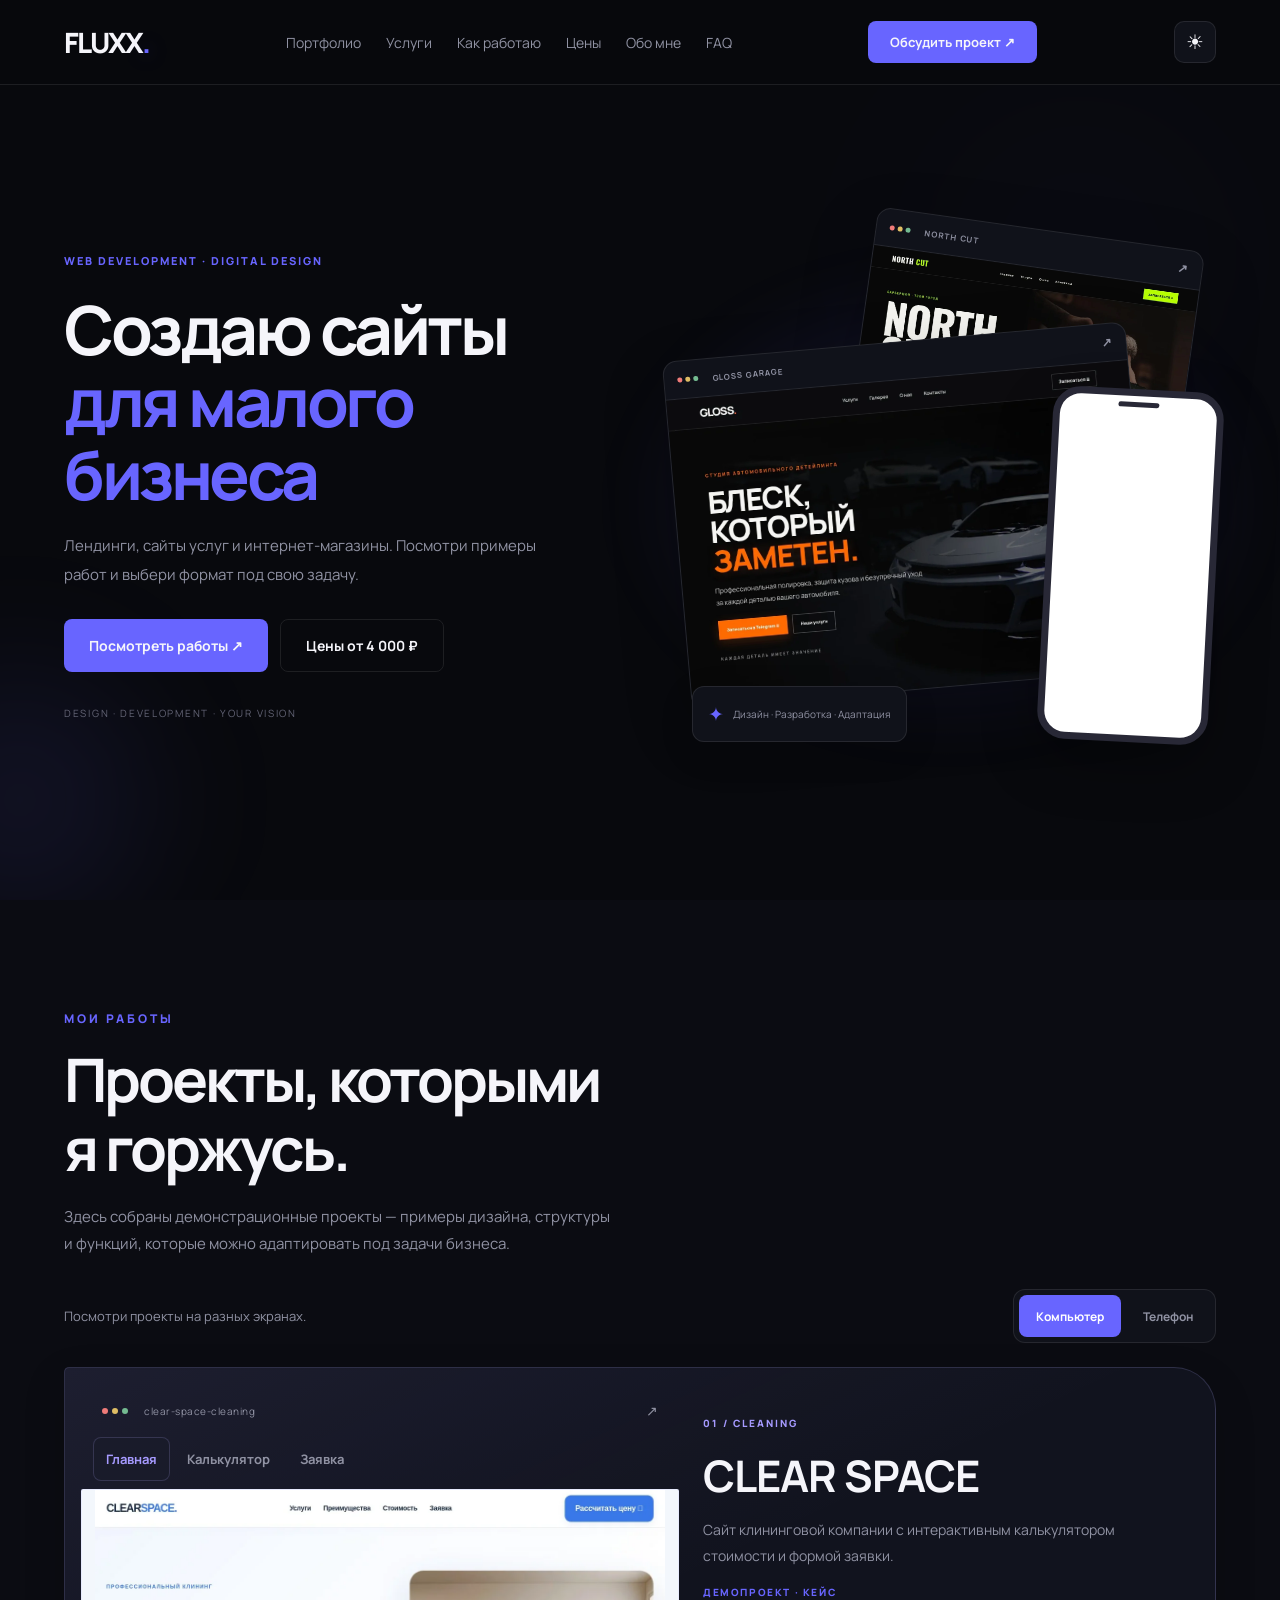
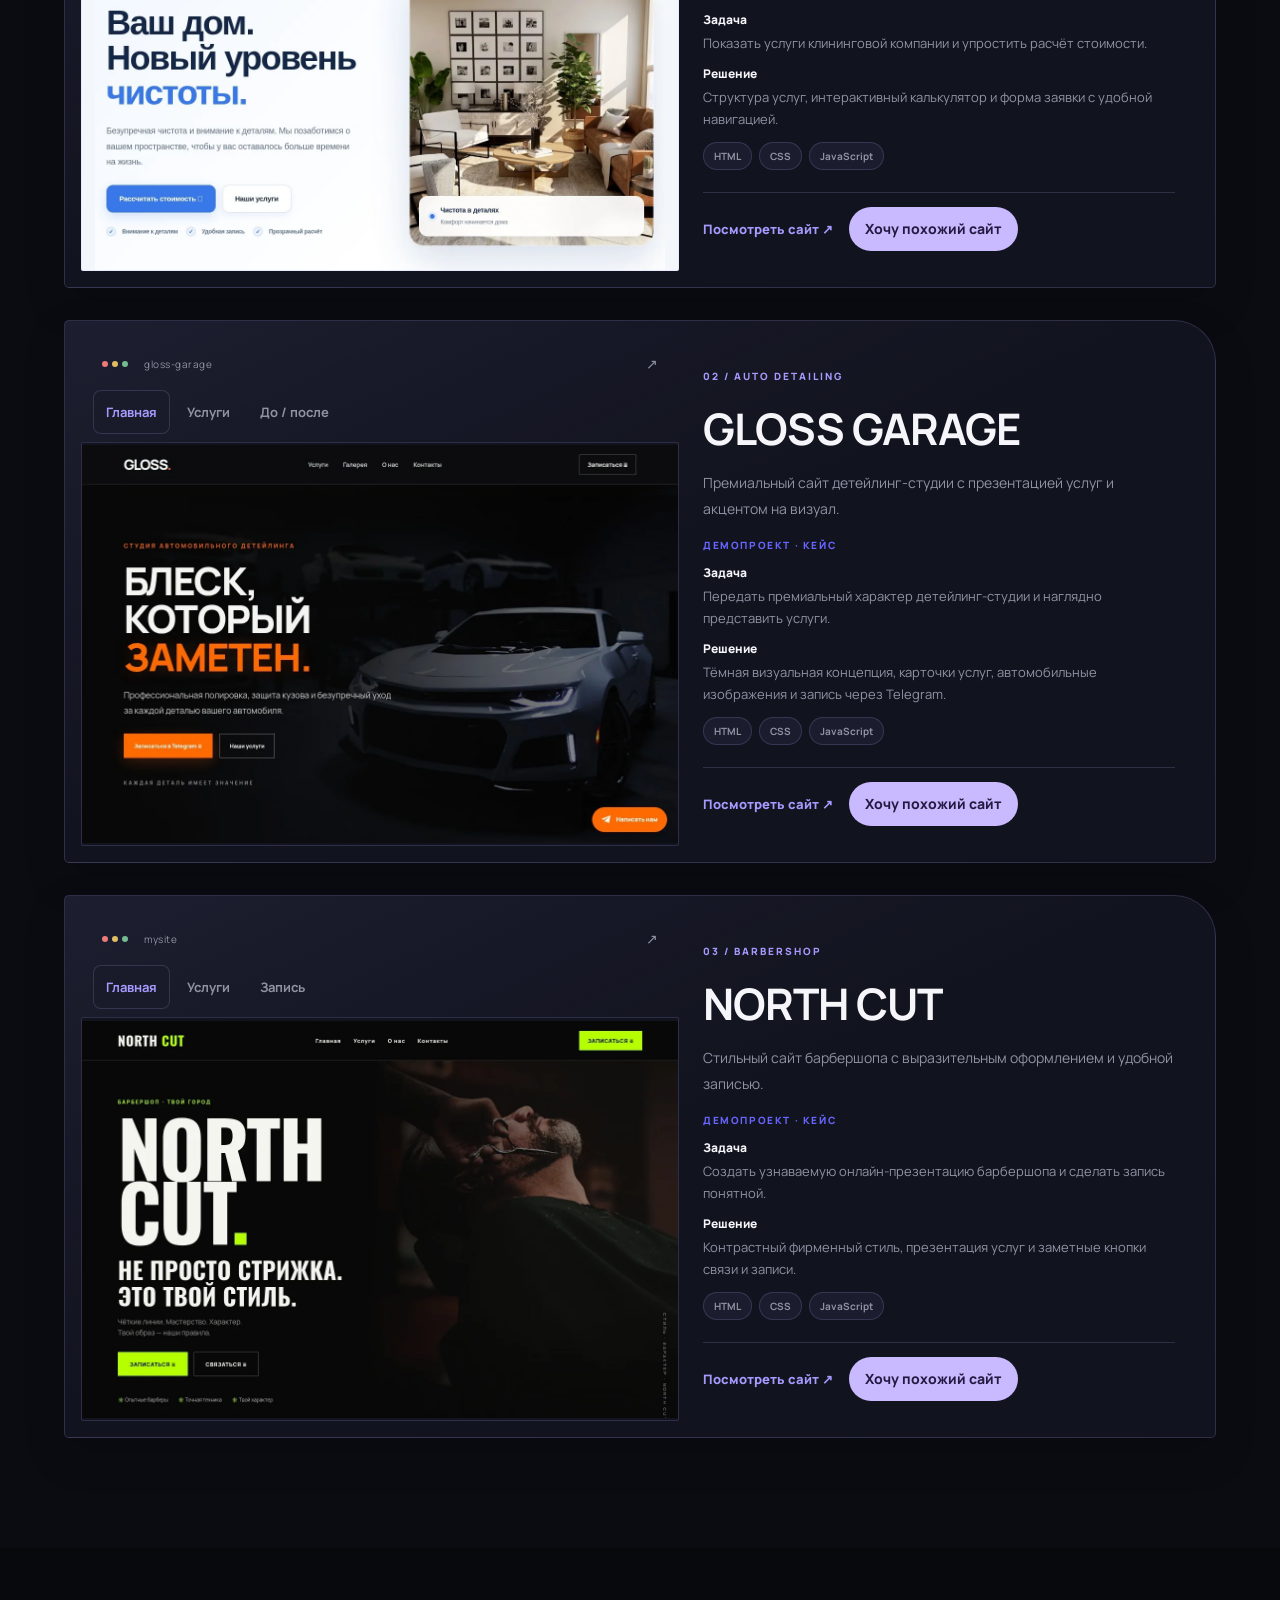
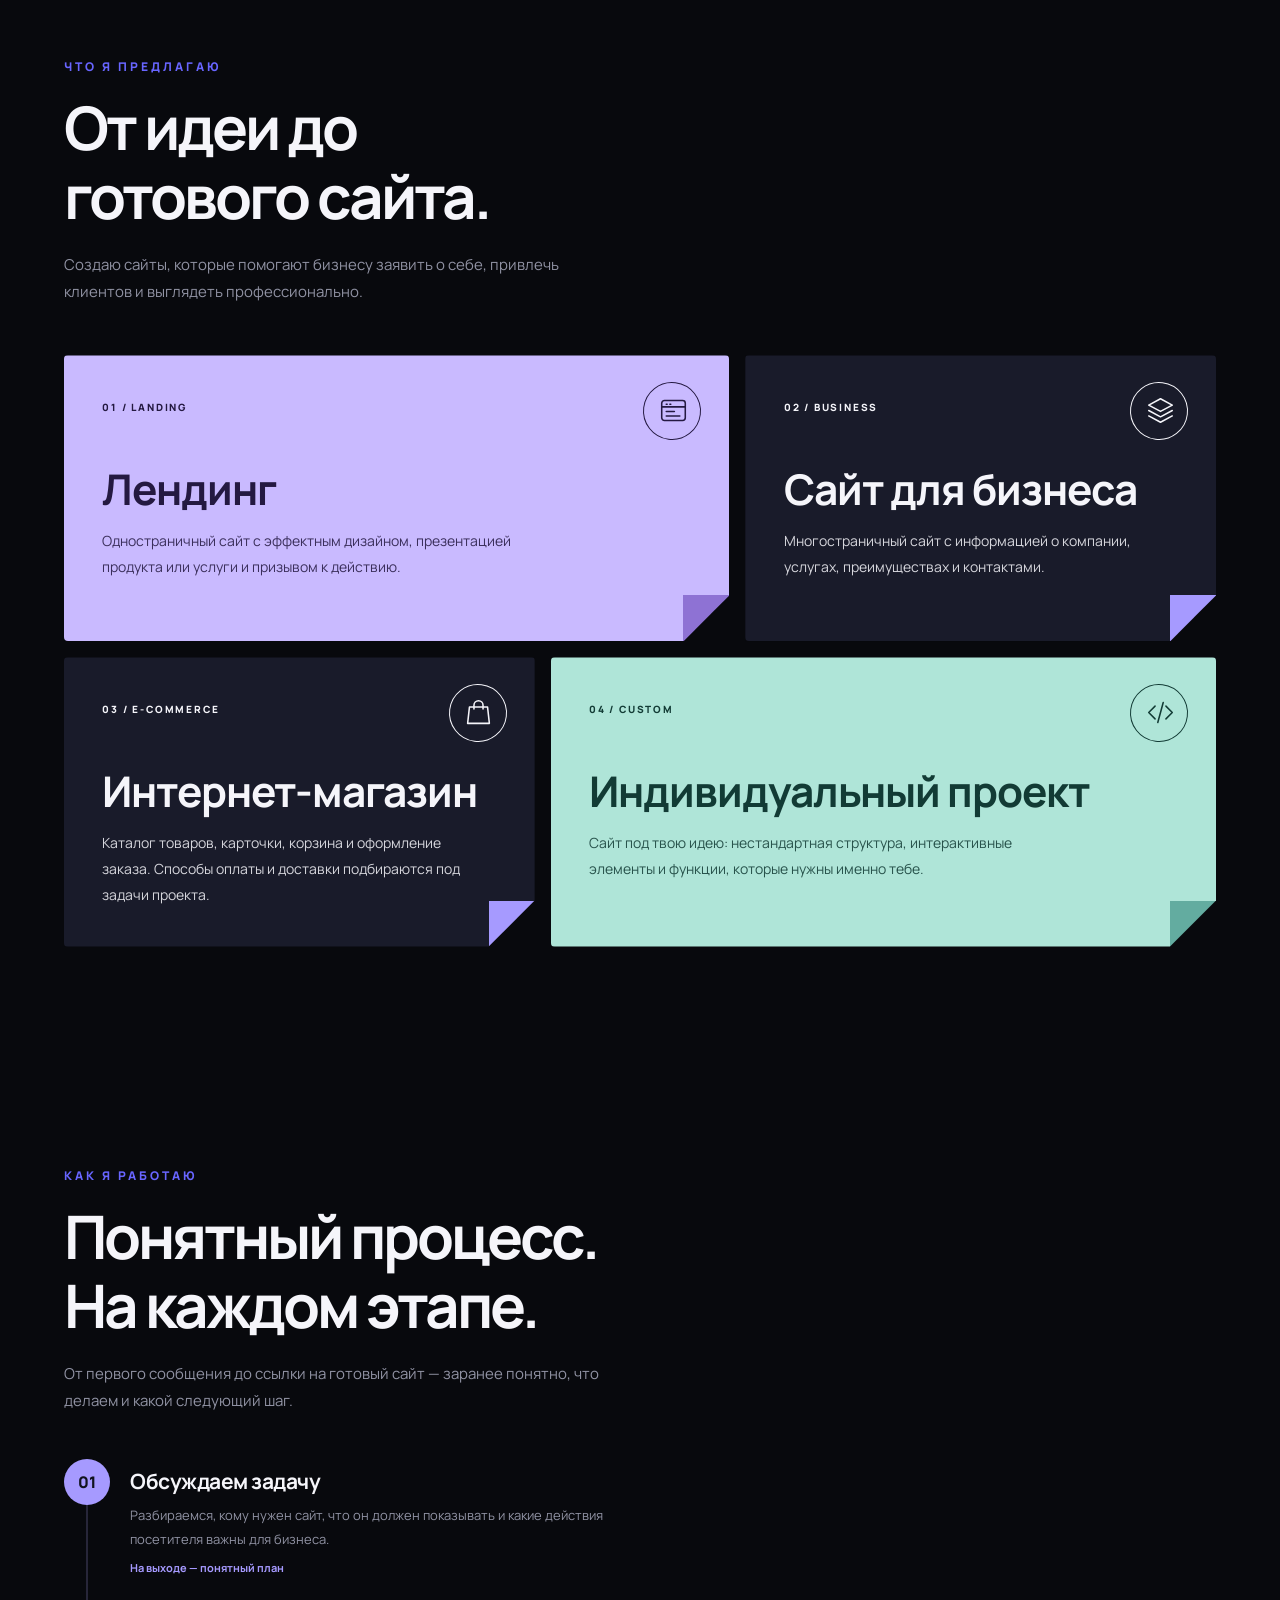
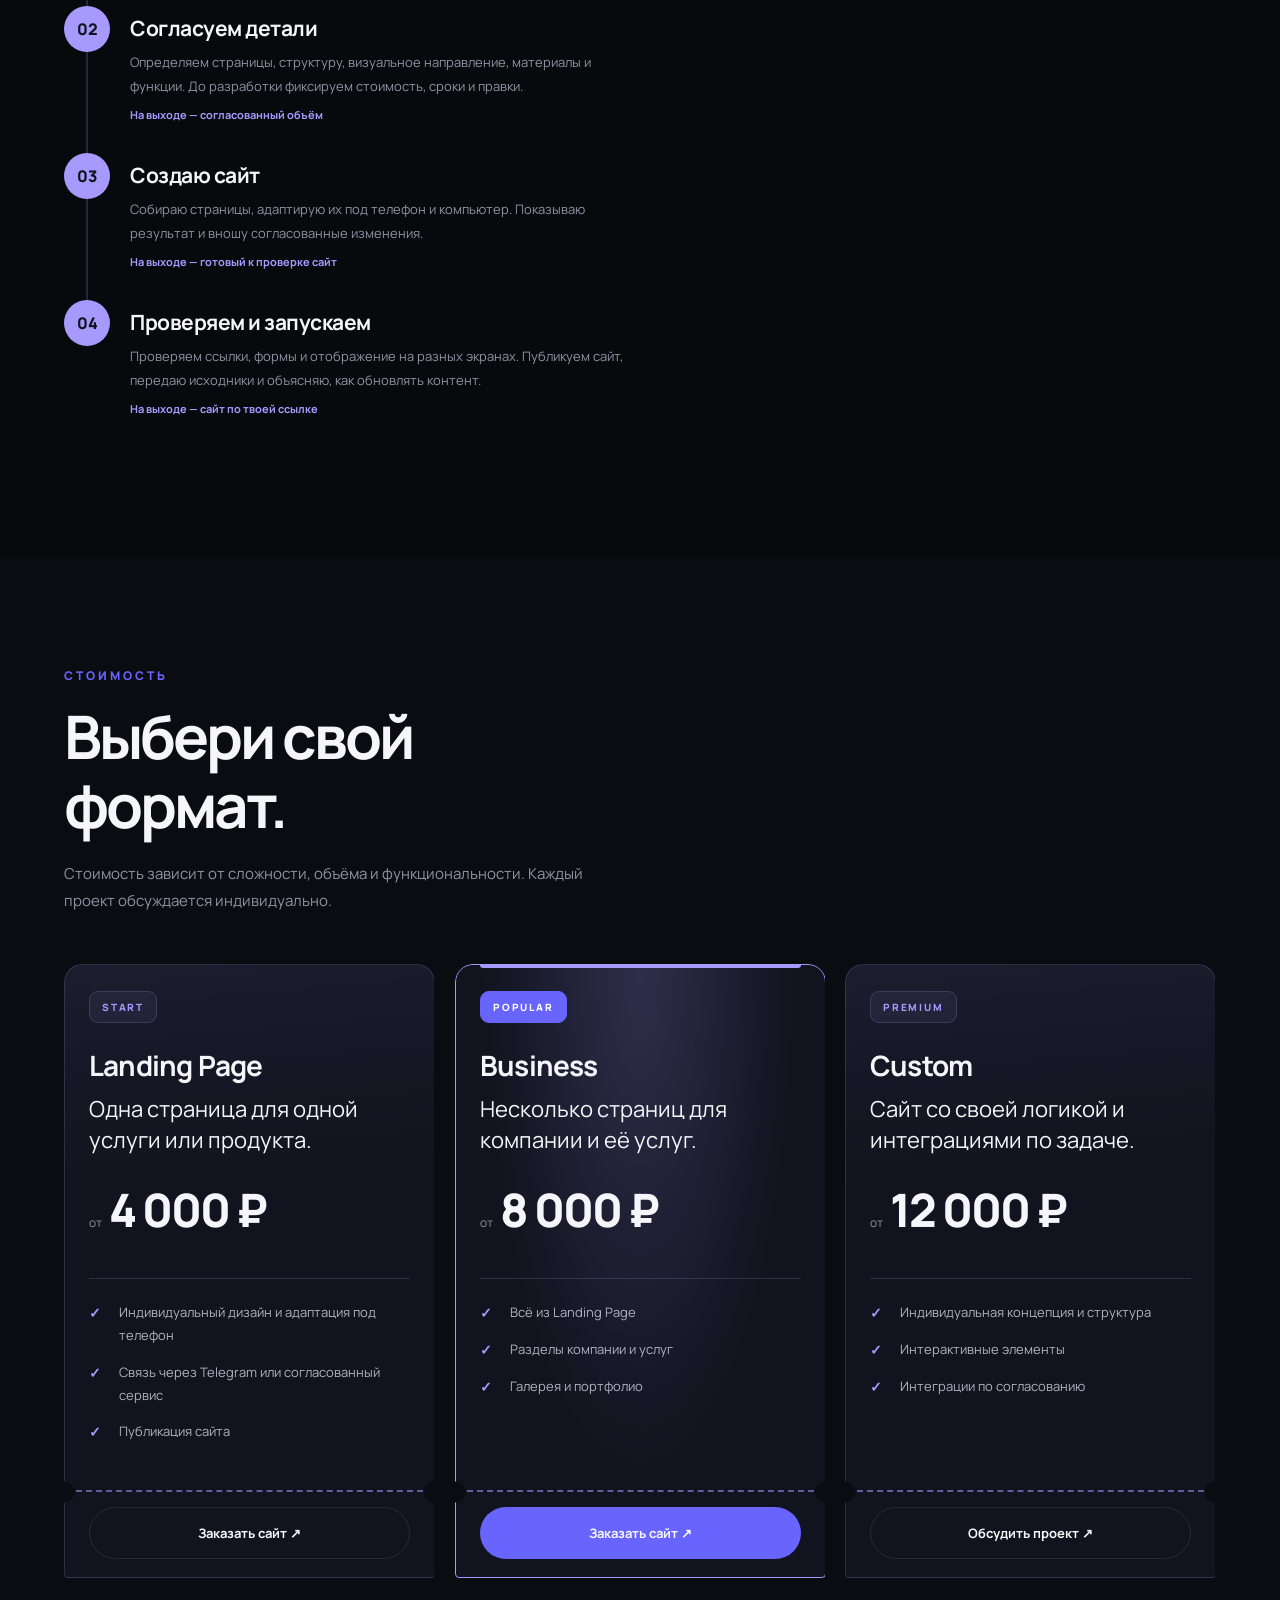
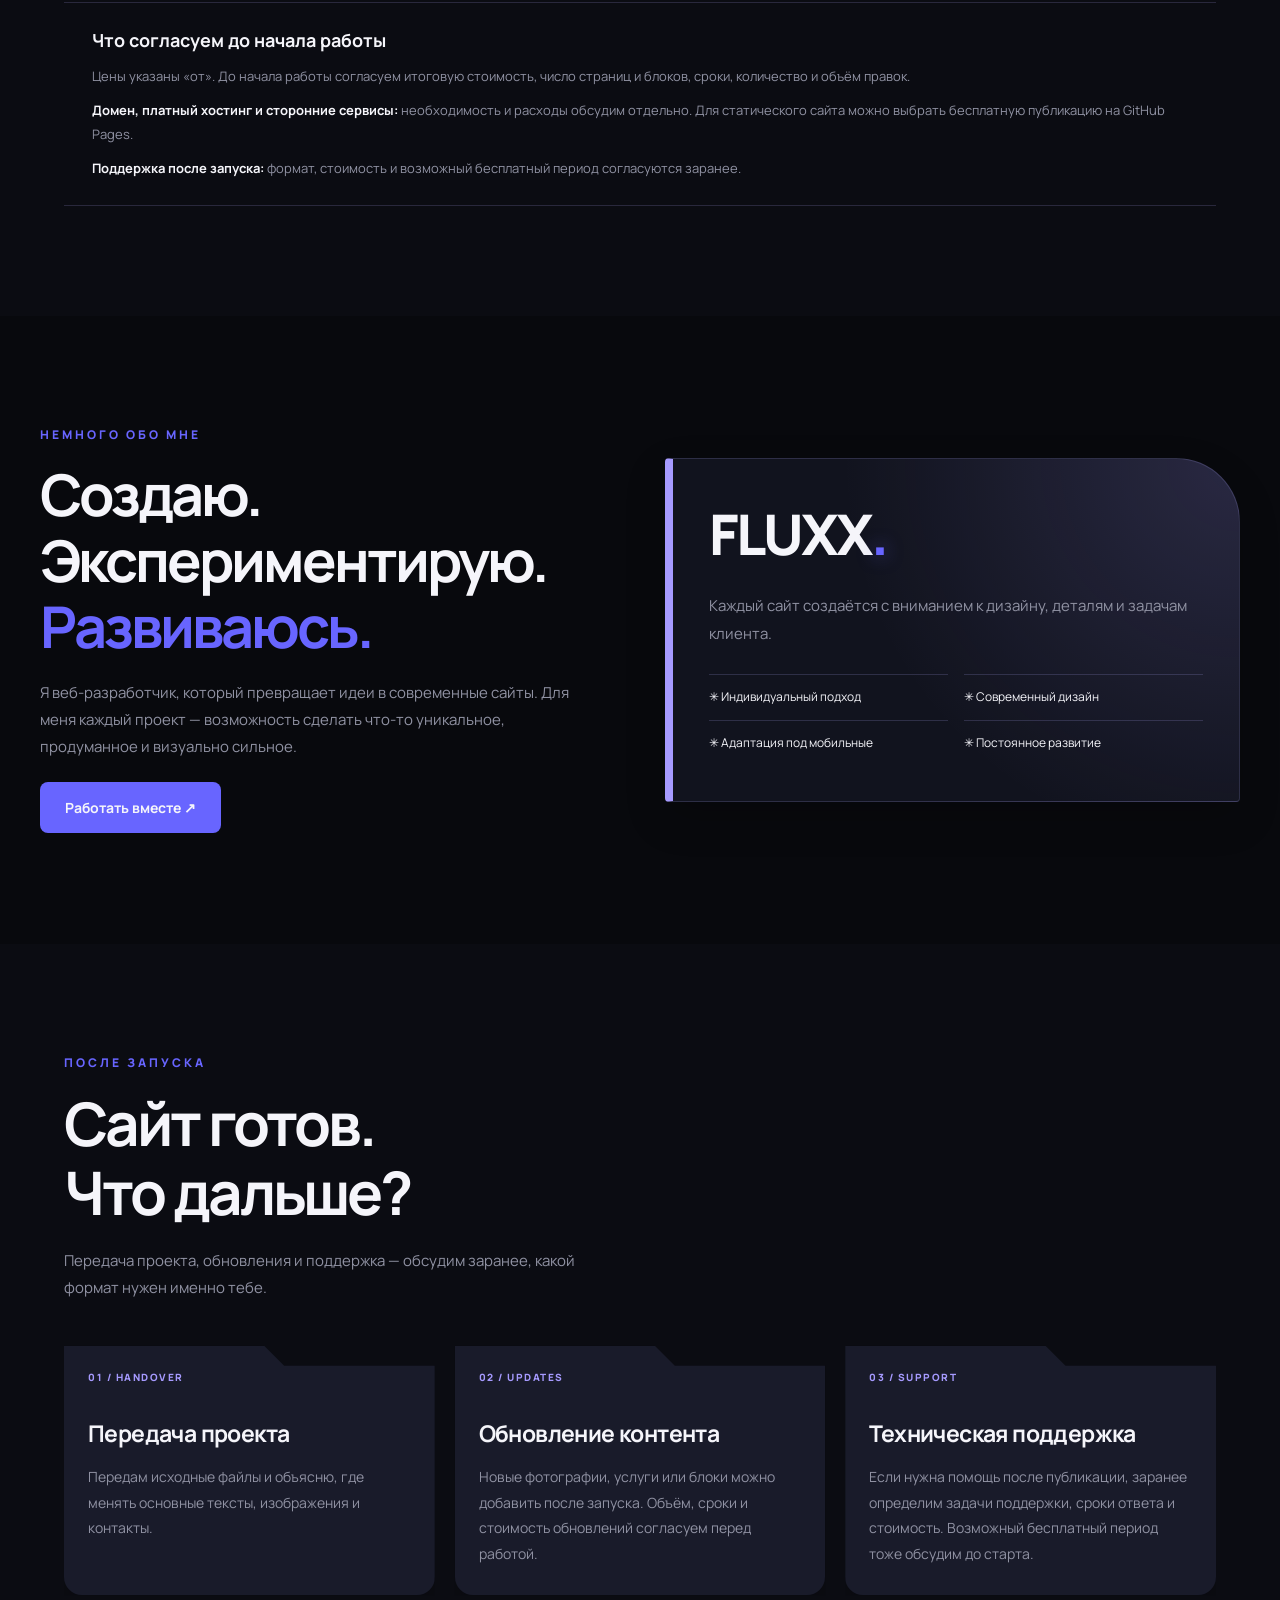
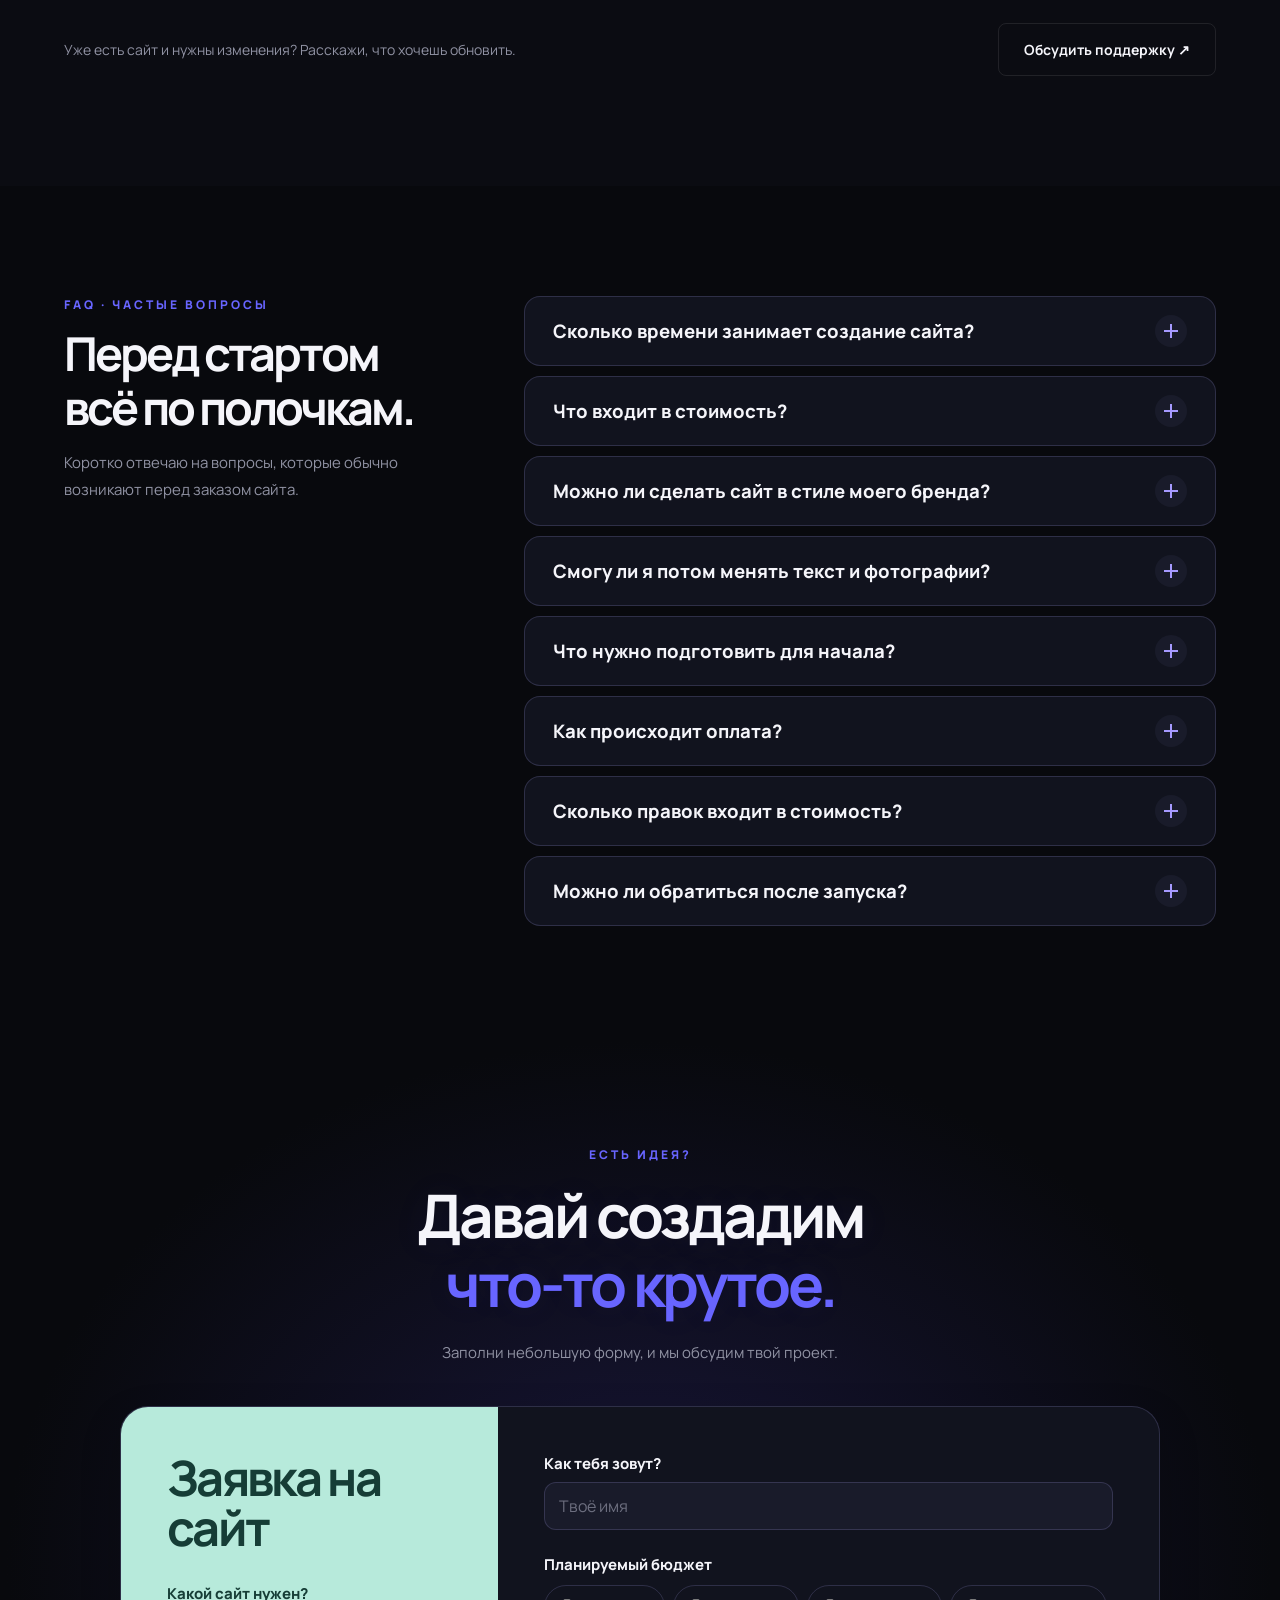
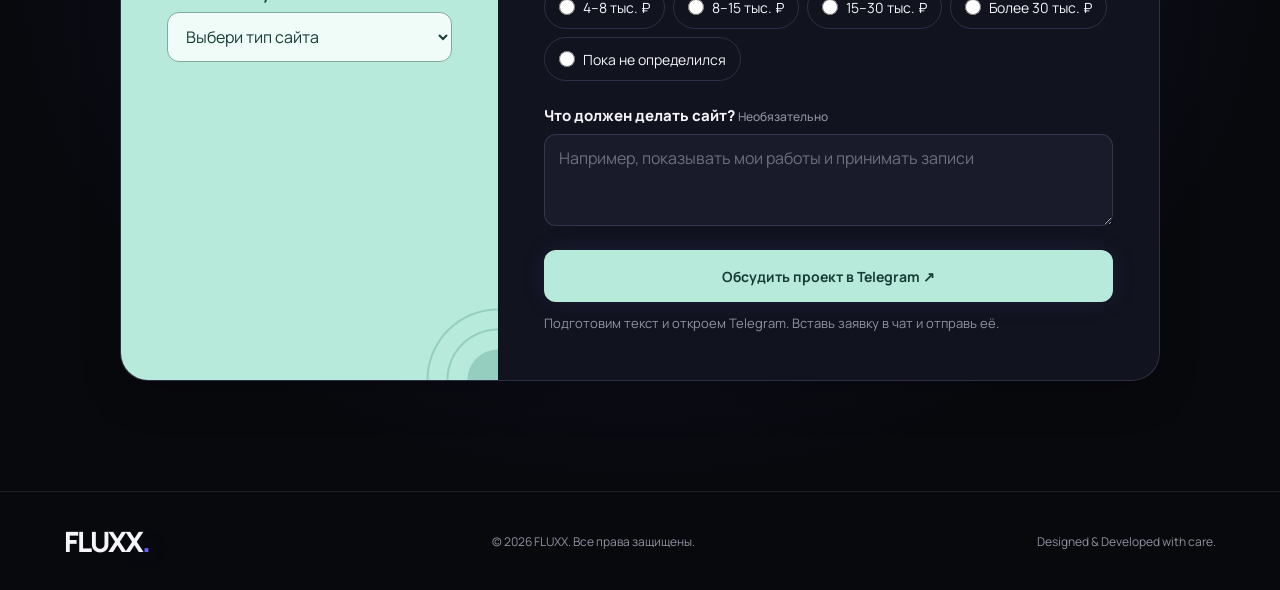
<file: index.html>
<!DOCTYPE html>
<html lang="ru">
<head>
  <meta charset="UTF-8">
  <meta name="viewport" content="width=device-width, initial-scale=1.0">
  <meta name="description" content="FLUXX — создание современных, стильных и эффективных сайтов для бизнеса.">
  <title>FLUXX — Web Development</title>
<!-- Иконка сайта -->
<link rel="icon" type="image/svg+xml" href="data:image/svg+xml,%3Csvg%20xmlns%3D%22http%3A%2F%2Fwww.w3.org%2F2000%2Fsvg%22%20viewBox%3D%220%200%2064%2064%22%3E%3Crect%20width%3D%2264%22%20height%3D%2264%22%20rx%3D%2216%22%20fill%3D%22%2308090d%22%2F%3E%3Cpath%20d%3D%22M18%2015h28v8H26v9h17v8H26v15h-8Z%22%20fill%3D%22%23f5f5fa%22%2F%3E%3Ccircle%20cx%3D%2247%22%20cy%3D%2249%22%20r%3D%225%22%20fill%3D%22%238c89ff%22%2F%3E%3C%2Fsvg%3E">

<link rel="canonical" href="https://leonidkalinin924-source.github.io/fluxx/">
<meta name="theme-color" content="#08090d">

<!-- Превью при отправке ссылки -->
<meta property="og:type" content="website">
<meta property="og:site_name" content="FLUXX">
<meta property="og:locale" content="ru_RU">
<meta property="og:url" content="https://leonidkalinin924-source.github.io/fluxx/">
<meta property="og:title" content="FLUXX — сайты, которые выделяются">
<meta property="og:description" content="Лендинги, сайты для бизнеса, интернет-магазины и индивидуальные проекты. От идеи до готового сайта.">
<meta property="og:image" content="https://image.thum.io/get/width/1200/crop/630/noanimate/https://leonidkalinin924-source.github.io/fluxx/share.html">
<meta property="og:image:type" content="image/png">
<meta property="og:image:width" content="1200">
<meta property="og:image:height" content="630">
<meta property="og:image:alt" content="FLUXX — сайты, которые выделяются">

<meta name="twitter:card" content="summary_large_image">
<meta name="twitter:title" content="FLUXX — сайты, которые выделяются">
<meta name="twitter:description" content="Дизайн и разработка сайтов для бизнеса. От идеи до готового сайта.">
<meta name="twitter:image" content="https://image.thum.io/get/width/1200/crop/630/noanimate/https://leonidkalinin924-source.github.io/fluxx/share.html">
<link rel="stylesheet" href="style.css?v=cases-draft-1">

  <script>
    document.documentElement.classList.add("js");

    // Загрузчик не должен ждать внешние изображения и шрифты.
    window.setTimeout(function () {
      const loader = document.getElementById("fluxxLoader");
      if (loader) loader.remove();
    }, 2000);
  </script>

  <link rel="preconnect" href="https://fonts.googleapis.com">
  <link rel="preconnect" href="https://fonts.gstatic.com" crossorigin>
  <link href="https://fonts.googleapis.com/css2?family=Manrope:wght@400;500;600;700;800&display=swap" rel="stylesheet">
</head>

<body>

<!-- ЗАГРУЗЧИК -->
<div class="fluxx-loader" id="fluxxLoader" aria-hidden="true">
  <div class="loader-logo">FLUXX<span>.</span></div>
  <div class="loader-line"></div>
  <p>DESIGNING YOUR DIGITAL FUTURE</p>
</div>

<!-- ШАПКА -->
<header>
  <nav class="container" aria-label="Основная навигация">
    <a href="#home" class="logo">FLUXX<span>.</span></a>

    <div class="nav-links" id="navLinks">
      <a href="#portfolio">Портфолио</a>
      <a href="#services">Услуги</a>
      <a href="#process">Как работаю</a>
      <a href="#pricing">Цены</a>
      <a href="#about">Обо мне</a>
      <a href="#faq">FAQ</a>
      <a href="#contact" class="nav-contact">Обсудить проект ↗</a>
    </div>

    <a href="#contact" class="nav-btn">Обсудить проект ↗</a>

    <button
      class="theme-toggle"
      id="themeToggle"
      type="button"
      aria-label="Включить светлую тему"
    >
      ☀
    </button>

    <button
      class="menu-toggle"
      id="menuToggle"
      type="button"
      aria-controls="navLinks"
      aria-expanded="false"
      aria-label="Открыть меню"
    >
      <span class="menu-icon" aria-hidden="true"></span>
    </button>
  </nav>
</header>

<main>

<!-- ПЕРВЫЙ ЭКРАН -->
<section class="hero hero-v2" id="home">
  <div class="container hero-layout">

    <!-- ТЕКСТ -->
    <div class="hero-content reveal">
      <span class="eyebrow">WEB DEVELOPMENT · DIGITAL DESIGN</span>

    <h1>Создаю сайты <span>для малого бизнеса</span></h1>

<p class="hero-text">
  Лендинги, сайты услуг и интернет-магазины. Посмотри примеры работ
  и выбери формат под свою задачу.
</p>

<div class="hero-buttons">
  <a href="#portfolio" class="btn btn-primary">Посмотреть работы ↗</a>
  <a href="#pricing" class="btn btn-outline">Цены от 4&nbsp;000&nbsp;₽</a>
</div>

  

      <p class="hero-note">
        DESIGN · DEVELOPMENT · YOUR VISION
      </p>
    </div>

    <!-- ПРЕВЬЮ ПРОЕКТОВ -->
    <div
      class="hero-showcase reveal"
      id="heroShowcase"
      role="group"
      aria-label="Примеры моих работ на компьютере и телефоне"
    >

      <!-- NORTH CUT НА ЗАДНЕМ ПЛАНЕ -->
      <a
        class="hero-browser hero-browser-back"
        href="https://leonidkalinin924-source.github.io/mysite/#home"
        target="_blank"
        rel="noopener noreferrer"
        aria-label="Открыть NORTH CUT в новой вкладке"
      >
        <div class="hero-window-bar" aria-hidden="true">
          <span class="hero-window-dots"></span>
          <span>NORTH CUT</span>
          <span class="hero-window-arrow">↗</span>
        </div>

        <img
          src="assets/previews/north-home.webp"
          alt="Главная страница сайта NORTH CUT"
          width="1200"
          height="800"
          loading="lazy"
          decoding="async"
          referrerpolicy="no-referrer"
        >
      </a>

      <!-- ОСНОВНОЕ ОКНО GLOSS GARAGE -->
      <a
        class="hero-browser hero-browser-main"
        href="https://leonidkalinin924-source.github.io/gloss-garage/"
        target="_blank"
        rel="noopener noreferrer"
        aria-label="Открыть GLOSS GARAGE в новой вкладке"
      >
        <div class="hero-window-bar" aria-hidden="true">
          <span class="hero-window-dots"></span>
          <span>GLOSS GARAGE</span>
          <span class="hero-window-arrow">↗</span>
        </div>

        <img
          src="assets/previews/gloss-home.webp"
          alt="Главная страница сайта GLOSS GARAGE"
          width="1200"
          height="800"
          loading="eager"
          decoding="async"
          referrerpolicy="no-referrer"
        >
      </a>

      <!-- МОБИЛЬНАЯ ВЕРСИЯ CLEAR SPACE -->
      <div class="hero-phone">
        <div class="hero-phone-screen" id="heroPhoneScreen">

          <span
            class="hero-phone-loading"
            id="heroPhoneLoading"
            aria-hidden="true"
          >
            Загрузка превью…
          </span>

          <iframe
            class="hero-phone-frame"
            id="heroPhoneFrame"
            src="https://leonidkalinin924-source.github.io/clear-space-cleaning/"
            title="Мобильная версия CLEAR SPACE"
            width="390"
            height="844"
            loading="lazy"
            tabindex="-1"
            aria-hidden="true"
            sandbox=""
            referrerpolicy="no-referrer"
            onload="this.dataset.heroLoaded='true'"
          ></iframe>
        </div>

        <span class="hero-phone-notch" aria-hidden="true"></span>

        <a
          class="hero-phone-link"
          href="https://leonidkalinin924-source.github.io/clear-space-cleaning/"
          target="_blank"
          rel="noopener noreferrer"
          aria-label="Открыть CLEAR SPACE в новой вкладке"
        ></a>
      </div>

      <div class="hero-showcase-note" aria-hidden="true">
        <span>✦</span>
        Дизайн · Разработка · Адаптация
      </div>

    </div>
  </div>
</section>

<!-- ПОРТФОЛИО -->
<section id="portfolio">
  <div class="container reveal">
    <p class="section-label">МОИ РАБОТЫ</p>

    <h2 class="section-title">
      Проекты, которыми<br>
      я горжусь.
    </h2>

    <p class="section-description">
      Здесь собраны демонстрационные проекты — примеры дизайна,
      структуры и функций, которые можно адаптировать под задачи бизнеса.
    </p>

    <div class="projects">

      <!-- CLEAR SPACE -->
      <a
        class="project"
        href="https://leonidkalinin924-source.github.io/clear-space-cleaning/"
        target="_blank"
        rel="noopener noreferrer"
        aria-label="Открыть CLEAR SPACE (в новой вкладке)"
      >
        <div class="project-browser" aria-hidden="true">
          <span class="browser-dots"></span>
          <span class="project-domain">clear-space-cleaning</span>
          <span class="browser-arrow">↗</span>
        </div>

        <div class="project-image">
          <img
            src="assets/previews/clear-home.webp"
            alt="Скриншот главной страницы сайта CLEAR SPACE"
            width="1200"
            height="800"
            loading="lazy"
            decoding="async"
            referrerpolicy="no-referrer"
          >

          <span class="project-preview-fallback" hidden>
            <strong>CLEAR SPACE</strong>
            <span>Посмотреть сайт ↗</span>
          </span>
        </div>

        <div class="project-info">
          <span class="project-type">01 / CLEANING</span>
          <h3>CLEAR SPACE</h3>

          <p>
            Сайт клининговой компании с интерактивным
            калькулятором стоимости и формой заявки.
          </p>

          <div class="project-details">
            <span>ДЕМОПРОЕКТ · КЕЙС</span>

            <div class="case-row">
              <strong>Задача</strong>
              <p>Показать услуги клининговой компании и упростить расчёт стоимости.</p>
            </div>

            <div class="case-row">
              <strong>Решение</strong>
              <p>Структура услуг, интерактивный калькулятор и форма заявки с удобной навигацией.</p>
            </div>

            <div class="project-tech">
              <span>HTML</span>
              <span>CSS</span>
              <span>JavaScript</span>
            </div>
          </div>
        </div>
      </a>

      <!-- GLOSS GARAGE -->
      <a
        class="project"
        href="https://leonidkalinin924-source.github.io/gloss-garage/"
        target="_blank"
        rel="noopener noreferrer"
        aria-label="Открыть GLOSS GARAGE (в новой вкладке)"
      >
        <div class="project-browser" aria-hidden="true">
          <span class="browser-dots"></span>
          <span class="project-domain">gloss-garage</span>
          <span class="browser-arrow">↗</span>
        </div>

        <div class="project-image">
          <img
            src="assets/previews/gloss-home.webp"
            alt="Скриншот главной страницы сайта GLOSS GARAGE"
            width="1200"
            height="800"
            loading="lazy"
            decoding="async"
            referrerpolicy="no-referrer"
          >

          <span class="project-preview-fallback" hidden>
            <strong>GLOSS GARAGE</strong>
            <span>Посмотреть сайт ↗</span>
          </span>
        </div>

        <div class="project-info">
          <span class="project-type">02 / AUTO DETAILING</span>
          <h3>GLOSS GARAGE</h3>

          <p>
            Премиальный сайт детейлинг-студии с презентацией
            услуг и акцентом на визуал.
          </p>

          <div class="project-details">
            <span>ДЕМОПРОЕКТ · КЕЙС</span>

            <div class="case-row">
              <strong>Задача</strong>
              <p>Передать премиальный характер детейлинг-студии и наглядно представить услуги.</p>
            </div>

            <div class="case-row">
              <strong>Решение</strong>
              <p>Тёмная визуальная концепция, карточки услуг, автомобильные изображения и запись через Telegram.</p>
            </div>

            <div class="project-tech">
              <span>HTML</span>
              <span>CSS</span>
              <span>JavaScript</span>
            </div>
          </div>
        </div>
      </a>

      <!-- NORTH CUT -->
      <a
        class="project"
        href="https://leonidkalinin924-source.github.io/mysite/#home"
        target="_blank"
        rel="noopener noreferrer"
        aria-label="Открыть NORTH CUT (в новой вкладке)"
      >
        <div class="project-browser" aria-hidden="true">
          <span class="browser-dots"></span>
          <span class="project-domain">mysite</span>
          <span class="browser-arrow">↗</span>
        </div>

        <div class="project-image">
          <img
            src="assets/previews/north-home.webp"
            alt="Скриншот главной страницы сайта NORTH CUT"
            width="1200"
            height="800"
            loading="lazy"
            decoding="async"
            referrerpolicy="no-referrer"
          >

          <span class="project-preview-fallback" hidden>
            <strong>NORTH CUT</strong>
            <span>Посмотреть сайт ↗</span>
          </span>
        </div>

        <div class="project-info">
          <span class="project-type">03 / BARBERSHOP</span>
          <h3>NORTH CUT</h3>

          <p>
            Стильный сайт барбершопа с выразительным
            оформлением и удобной записью.
          </p>

          <div class="project-details">
            <span>ДЕМОПРОЕКТ · КЕЙС</span>

            <div class="case-row">
              <strong>Задача</strong>
              <p>Создать узнаваемую онлайн-презентацию барбершопа и сделать запись понятной.</p>
            </div>

            <div class="case-row">
              <strong>Решение</strong>
              <p>Контрастный фирменный стиль, презентация услуг и заметные кнопки связи и записи.</p>
            </div>

            <div class="project-tech">
              <span>HTML</span>
              <span>CSS</span>
              <span>JavaScript</span>
            </div>
          </div>
        </div>
      </a>

    </div>
  </div>
</section>

<!-- УСЛУГИ -->
<!-- УСЛУГИ -->
<section id="services">
  <div class="container reveal">
    <p class="section-label">ЧТО Я ПРЕДЛАГАЮ</p>

    <h2 class="section-title">
      От идеи до<br>
      готового сайта.
    </h2>

    <p class="section-description">
      Создаю сайты, которые помогают бизнесу заявить о себе,
      привлечь клиентов и выглядеть профессионально.
    </p>

    <div class="services-grid">

      <article class="service-card">
        <span class="service-number">01 / LANDING</span>
        <h3>Лендинг</h3>

        <p>
          Одностраничный сайт с эффектным дизайном,
          презентацией продукта или услуги и призывом к действию.
        </p>
      </article>

      <article class="service-card">
        <span class="service-number">02 / BUSINESS</span>
        <h3>Сайт для бизнеса</h3>

        <p>
          Многостраничный сайт с информацией о компании,
          услугах, преимуществах и контактами.
        </p>
      </article>

      <article class="service-card">
        <span class="service-number">03 / E-COMMERCE</span>
        <h3>Интернет-магазин</h3>

        <p>
          Каталог товаров, карточки, корзина и оформление заказа.
          Способы оплаты и доставки подбираются под задачи проекта.
        </p>
      </article>

      <article class="service-card">
        <span class="service-number">04 / CUSTOM</span>
        <h3>Индивидуальный проект</h3>

        <p>
          Сайт под твою идею: нестандартная структура,
          интерактивные элементы и функции, которые нужны именно тебе.
        </p>
      </article>

    </div>
  </div>
</section>

<!-- ЭТАПЫ РАБОТЫ -->
<section id="process">
  <div class="container reveal">
    <p class="section-label">КАК Я РАБОТАЮ</p>

    <h2 class="section-title">
      Понятный процесс.<br>
      На каждом этапе.
    </h2>

    <p class="section-description">
      От первого сообщения до ссылки на готовый сайт —
      заранее понятно, что делаем и какой следующий шаг.
    </p>

    <ol class="process-grid">
      <li class="process-card">
        <span class="process-number" aria-hidden="true">01</span>
        <h3>Обсуждаем задачу</h3>
        <p>
          Разбираемся, кому нужен сайт, что он должен показывать
          и какие действия посетителя важны для бизнеса.
        </p>
        <span class="process-result">На выходе — понятный план</span>
      </li>

      <li class="process-card">
        <span class="process-number" aria-hidden="true">02</span>
        <h3>Согласуем детали</h3>
        <p>
          Определяем страницы, структуру, визуальное направление,
          материалы и функции. До разработки фиксируем стоимость,
          сроки и правки.
        </p>
        <span class="process-result">На выходе — согласованный объём</span>
      </li>

      <li class="process-card">
        <span class="process-number" aria-hidden="true">03</span>
        <h3>Создаю сайт</h3>
        <p>
          Собираю страницы, адаптирую их под телефон и компьютер.
          Показываю результат и вношу согласованные изменения.
        </p>
        <span class="process-result">На выходе — готовый к проверке сайт</span>
      </li>

      <li class="process-card">
        <span class="process-number" aria-hidden="true">04</span>
        <h3>Проверяем и запускаем</h3>
        <p>
          Проверяем ссылки, формы и отображение на разных экранах.
          Публикуем сайт, передаю исходники и объясняю,
          как обновлять контент.
        </p>
        <span class="process-result">На выходе — сайт по твоей ссылке</span>
      </li>
    </ol>
  </div>
</section>

<!-- ЦЕНЫ -->
<section id="pricing">
  <div class="container reveal">
    <p class="section-label">СТОИМОСТЬ</p>

    <h2 class="section-title">
      Выбери свой<br>
      формат.
    </h2>

    <p class="section-description">
      Стоимость зависит от сложности, объёма и функциональности.
      Каждый проект обсуждается индивидуально.
    </p>

    <div class="pricing-grid">

      <article class="price-card">
        <span class="price-tag">START</span>
        <h3>Landing Page</h3>

        <p class="section-description">
          Одна страница для одной услуги или продукта.
        </p>

        <div class="price">
          <small>от</small> 4 000 ₽
        </div>

        <ul>
          <li>Индивидуальный дизайн и адаптация под телефон</li>
          <li>Связь через Telegram или согласованный сервис</li>
          <li>Публикация сайта</li>
        </ul>

        <a href="#contact" class="btn btn-outline">
          Заказать сайт ↗
        </a>
      </article>

      <article class="price-card featured">
        <span class="price-tag">POPULAR</span>
        <h3>Business</h3>

        <p class="section-description">
          Несколько страниц для компании и её услуг.
        </p>

        <div class="price">
          <small>от</small> 8 000 ₽
        </div>

        <ul>
          <li>Всё из Landing Page</li>
          <li>Разделы компании и услуг</li>
          <li>Галерея и портфолио</li>
        </ul>

        <a href="#contact" class="btn btn-primary">
          Заказать сайт ↗
        </a>
      </article>

      <article class="price-card">
        <span class="price-tag">PREMIUM</span>
        <h3>Custom</h3>

        <p class="section-description">
          Сайт со своей логикой и интеграциями по задаче.
        </p>

        <div class="price">
          <small>от</small> 12 000 ₽
        </div>

        <ul>
          <li>Индивидуальная концепция и структура</li>
          <li>Интерактивные элементы</li>
          <li>Интеграции по согласованию</li>
        </ul>

        <a href="#contact" class="btn btn-outline">
          Обсудить проект ↗
        </a>
      </article>

    </div>

    <aside class="pricing-note" aria-label="Условия стоимости">
      <h3>Что согласуем до начала работы</h3>

      <p>
        Цены указаны «от». До начала работы согласуем итоговую стоимость, число страниц и блоков, сроки, количество и объём правок.
      </p>

      <p>
        <strong>Домен, платный хостинг и сторонние сервисы:</strong>
        необходимость и расходы обсудим отдельно.
        Для статического сайта можно выбрать бесплатную публикацию
        на GitHub Pages.
      </p>

      <p>
        <strong>Поддержка после запуска:</strong>
        формат, стоимость и возможный бесплатный период
        согласуются заранее.
      </p>
    </aside>
  </div>
</section>

<!-- ОБО МНЕ -->
<section id="about">
  <div class="container about-grid reveal">
    <div>
      <p class="section-label">НЕМНОГО ОБО МНЕ</p>

      <h2 class="section-title">
        Создаю.<br>
        Экспериментирую.<br>
        <span style="color:var(--blue)">Развиваюсь.</span>
      </h2>

      <p class="section-description">
        Я веб-разработчик, который превращает идеи в современные сайты.
        Для меня каждый проект — возможность сделать что-то уникальное,
        продуманное и визуально сильное.
      </p>

      <br>

      <a href="#contact" class="btn btn-primary">
        Работать вместе ↗
      </a>
    </div>

    <div class="about-box">
      <div class="logo">FLUXX<span>.</span></div>

      <p>
        Каждый сайт создаётся с вниманием к дизайну,
        деталям и задачам клиента.
      </p>

      <div class="about-points">
        <div>✳ Индивидуальный подход</div>
        <div>✳ Современный дизайн</div>
        <div>✳ Адаптация под мобильные</div>
        <div>✳ Постоянное развитие</div>
      </div>
    </div>
  </div>
</section>

<!-- ПОДДЕРЖКА -->
<section id="support">
  <div class="container reveal">
    <p class="section-label">ПОСЛЕ ЗАПУСКА</p>

    <h2 class="section-title">
      Сайт готов.<br>
      Что дальше?
    </h2>

    <p class="section-description">
      Передача проекта, обновления и поддержка —
      обсудим заранее, какой формат нужен именно тебе.
    </p>

    <div class="support-grid">
      <article class="support-card">
        <span class="service-number">01 / HANDOVER</span>
        <h3>Передача проекта</h3>

        <p>
          Передам исходные файлы и объясню,
          где менять основные тексты, изображения и контакты.
        </p>
      </article>

      <article class="support-card">
        <span class="service-number">02 / UPDATES</span>
        <h3>Обновление контента</h3>

        <p>
          Новые фотографии, услуги или блоки можно добавить после запуска.
          Объём, сроки и стоимость обновлений согласуем перед работой.
        </p>
      </article>

      <article class="support-card">
        <span class="service-number">03 / SUPPORT</span>
        <h3>Техническая поддержка</h3>

        <p>
          Если нужна помощь после публикации, заранее определим задачи
          поддержки, сроки ответа и стоимость.
          Возможный бесплатный период тоже обсудим до старта.
        </p>
      </article>
    </div>

    <div class="support-bottom">
      <p>
        Уже есть сайт и нужны изменения?
        Расскажи, что хочешь обновить.
      </p>

      <a
        class="btn btn-outline"
        href="https://t.me/bubkababki"
        target="_blank"
        rel="noopener noreferrer"
      >
        Обсудить поддержку ↗
      </a>
    </div>
  </div>
</section>

<!-- FAQ -->
<section id="faq">
  <div class="container reveal">
    <p class="section-label">FAQ · ЧАСТЫЕ ВОПРОСЫ</p>

    <h2 class="section-title">
      Перед стартом<br>
      всё по полочкам.
    </h2>

    <p class="section-description">
      Коротко отвечаю на вопросы,
      которые обычно возникают перед заказом сайта.
    </p>

    <div class="faq-list">
      <details class="faq-item">
        <summary>
          Сколько времени занимает создание сайта?
          <span class="faq-icon">+</span>
        </summary>
        <p>
          Срок зависит от объёма, функций и готовности материалов.
          До начала работы согласуем конкретные сроки и этапы,
          чтобы ты понимал, когда ждать результат.
        </p>
      </details>

      <details class="faq-item">
        <summary>
          Что входит в стоимость?
          <span class="faq-icon">+</span>
        </summary>
        <p>
          Состав работ зависит от выбранного формата.
          До старта фиксируем страницы и блоки, функции, сроки,
          стоимость и количество правок. Необходимость и оплату домена,
          хостинга и сторонних сервисов обсуждаем отдельно.
        </p>
      </details>

      <details class="faq-item">
        <summary>
          Можно ли сделать сайт в стиле моего бренда?
          <span class="faq-icon">+</span>
        </summary>
        <p>
          Да. Можно использовать ваши цвета, логотип, фотографии
          и примеры сайтов, которые вам нравятся.
          Если фирменного стиля пока нет,
          подберём визуальное направление вместе.
        </p>
      </details>

      <details class="faq-item">
        <summary>
          Смогу ли я потом менять текст и фотографии?
          <span class="faq-icon">+</span>
        </summary>
        <p>
          Контент можно обновлять. При передаче проекта объясню,
          где находятся основные тексты и изображения и как их заменить.
        </p>
      </details>

      <details class="faq-item">
        <summary>
          Что нужно подготовить для начала?
          <span class="faq-icon">+</span>
        </summary>
        <p>
          Достаточно кратко описать бизнес и цель сайта.
          Логотип, фотографии, тексты и примеры помогут,
          но обсудим и вариант, если материалов пока нет.
        </p>
      </details>

      <details class="faq-item">
        <summary>
          Как происходит оплата?
          <span class="faq-icon">+</span>
        </summary>
        <p>
          Этапы и условия оплаты согласуем заранее
          после обсуждения объёма и стоимости.
          Дополнительные работы — только по предварительному согласованию.
        </p>
      </details>

      <details class="faq-item">
        <summary>
          Сколько правок входит в стоимость?
          <span class="faq-icon">+</span>
        </summary>
        <p>
          Количество и объём правок согласуем до начала работы.
          Если в процессе появятся новые страницы или функции,
          сначала обсудим их стоимость и влияние на сроки.
        </p>
      </details>

      <details class="faq-item">
        <summary>
          Можно ли обратиться после запуска?
          <span class="faq-icon">+</span>
        </summary>
        <p>
          Да, можно обсудить обновление контента
          или техническую поддержку. Формат, стоимость,
          сроки ответа и возможный бесплатный период
          согласуем до начала работы.
        </p>
      </details>
    </div>
  </div>
</section>

<!-- КОНТАКТЫ -->
<section id="contact">
  <div class="container reveal">
    <p class="section-label">ЕСТЬ ИДЕЯ?</p>

    <h2 class="section-title">
      Давай создадим<br>
      <span style="color:var(--blue)">что-то крутое.</span>
    </h2>

    <p class="section-description">
      Заполни небольшую форму, и мы обсудим твой проект.
    </p>
  
  <form class="project-form brief" id="projectForm" aria-labelledby="briefTitle">
  <div class="brief-side">
    <h3 id="briefTitle">Заявка на сайт</h3>

    <div class="form-group">
      <label for="clientType">Какой сайт нужен?</label>
      <select id="clientType" name="type" required>
        <option value="" disabled selected>Выбери тип сайта</option>
        <option value="Landing Page">Лендинг</option>
        <option>Сайт для бизнеса</option>
        <option>Интернет-магазин</option>
        <option>Индивидуальный проект</option>
      </select>
    </div>
  </div>

  <div class="brief-main">
    <div class="form-group">
      <label for="clientName">Как тебя зовут?</label>
      <input id="clientName" name="name" type="text"
             autocomplete="name" placeholder="Твоё имя" required>
    </div>

    <fieldset class="brief-budget">
      <legend>Планируемый бюджет</legend>

      <div class="brief-options">
        <label>
          <input type="radio" name="budget" value="4 000 – 8 000 ₽" required>
          4–8 тыс. ₽
        </label>
        <label>
          <input type="radio" name="budget" value="8 000 – 15 000 ₽">
          8–15 тыс. ₽
        </label>
        <label>
          <input type="radio" name="budget" value="15 000 – 30 000 ₽">
          15–30 тыс. ₽
        </label>
        <label>
          <input type="radio" name="budget" value="Более 30 000 ₽">
          Более 30 тыс. ₽
        </label>
        <label>
          <input type="radio" name="budget" value="Пока не определился">
          Пока не определился
        </label>
      </div>
    </fieldset>

    <div class="form-group">
      <label for="clientMessage">
        Что должен делать сайт? <small>Необязательно</small>
      </label>
      <textarea id="clientMessage" name="message" rows="3"
                placeholder="Например, показывать мои работы и принимать записи"></textarea>
    </div>

    <div>
      <button type="submit" class="btn btn-primary form-submit">
        Обсудить проект в Telegram ↗
      </button>
      <p class="form-note" id="formStatus" role="status">
        Подготовим текст и откроем Telegram. Вставь заявку в чат и отправь её.
      </p>
      <noscript>
        <p class="form-note">
          Напиши напрямую <a href="https://t.me/bubkababki">в Telegram ↗</a>.
        </p>
      </noscript>
    </div>
  </div>

  <div class="application-preview" id="applicationPreview" hidden>
    <div class="form-group">
      <label for="applicationText">Текст твоей заявки</label>
      <textarea id="applicationText" rows="6" readonly
                aria-describedby="applicationHint"></textarea>
    </div>

    <p class="form-note" id="applicationHint">
      Можно скопировать текст кнопкой или выделить его вручную.
    </p>

    <div class="application-actions">
      <button type="button" class="btn btn-outline" id="copyApplication">
        Скопировать текст
      </button>
      <a class="btn btn-primary" href="https://t.me/bubkababki"
         target="_blank" rel="noopener noreferrer">
        Открыть Telegram ↗
      </a>
    </div>
  </div>
</form>
  </div>
</section>

</main>

<!-- ПОДВАЛ -->
<footer>
  <div class="container footer-content">
    <a href="#home" class="logo">FLUXX<span>.</span></a>
    <p>© 2026 FLUXX. Все права защищены.</p>
    <p>Designed & Developed with care.</p>
  </div>
</footer>

<!-- СКРИПТЫ -->
<script>
document.addEventListener("DOMContentLoaded", function () {
  /* Загрузчик */
  const loader = document.getElementById("fluxxLoader");

  if (loader) {
    loader.classList.add("loader-hidden");

    window.setTimeout(function () {
      loader.remove();
    }, 350);
  }
   /* Появление секций */
  const reducedMotion = window.matchMedia("(prefers-reduced-motion: reduce)");

  if ("IntersectionObserver" in window && "animate" in Element.prototype) {
    requestAnimationFrame(() => {
      const items = document.querySelectorAll(
        "#home h1, .hero-showcase, .section-title, #briefTitle, .project-image, " +
        ".service-card, .price-card, .process-card, .support-card, .about-box, " +
        ".pricing-note, .faq-item"
      );

      const shown = new Map();
      let lastY = window.scrollY;
      let direction = 1;

      function readDirection() {
        const y = window.scrollY;
        if (y !== lastY) direction = y > lastY ? 1 : -1;
        lastY = y;
      }

      function enter(item, d) {
        const timing = { duration: 1050, easing: "ease-in-out" };

        if (item.matches("h1, h2, #briefTitle")) {
          const angle = d > 0 ? 166 : 346;
          const mask = `linear-gradient(${angle}deg, black 40%, rgb(0 0 0 / .55) 62%)`;

          return item.animate({
            maskImage: [mask, mask],
            maskSize: ["100% 350%", "100% 350%"],
            maskPosition: d > 0
              ? ["0% 100%", "0% 0%"]
              : ["0% 0%", "0% 100%"]
          }, { duration: 1200, easing: "ease-in-out" });
        }

        if (item.matches(".project-image")) {
          const photo = item.closest('[data-preview="phone"]')
            ? item.querySelector(".phone-shell")
            : item.querySelector("img:not([hidden]), .project-preview-fallback:not([hidden])");

          return (photo || item).animate([
            { scale: "1.07", rotate: `${d * 1.5}deg` },
            { scale: "1", rotate: "0deg" }
          ], timing);
        }

        if (item.matches(".process-card")) {
          return item.querySelector(".process-number").animate([
            { rotate: `${-d * 18}deg`, scale: ".9" },
            { rotate: "0deg", scale: "1" }
          ], timing);
        }

        if (item.matches(".faq-item")) {
          return item.querySelector("summary").animate([
            { boxShadow: `inset ${d * 5}px 0 var(--tile-accent)` },
            { boxShadow: "inset 0 0 0 transparent" }
          ], timing);
        }

        return item.animate([
          { translate: `0 ${d * 14}px`, rotate: `${-d}deg`, scale: ".985" },
          { translate: "0 0", rotate: "0deg", scale: "1" }
        ], timing);
      }

      // Один запуск за проход через экран.
      const onEnter = new IntersectionObserver(entries => {
        if (reducedMotion.matches) return;
        readDirection();

        for (const { target, isIntersecting } of entries) {
          if (!isIntersecting || shown.has(target)) continue;

          const animation = target.matches(":focus-within")
            ? null
            : enter(target, direction);

          shown.set(target, animation);
        }
      });

      // Разрешаем следующий запуск только после полного выхода с запасом.
      const onLeave = new IntersectionObserver(entries => {
        for (const { target, isIntersecting } of entries) {
          if (isIntersecting) continue;
          shown.get(target)?.cancel();
          shown.delete(target);
        }
      }, { rootMargin: "120px 0px" });

      function syncMotion() {
        onEnter.disconnect();
        onLeave.disconnect();

        for (const animation of shown.values()) animation?.cancel();
        shown.clear();
        window.removeEventListener("scroll", readDirection);

        if (reducedMotion.matches) return;

        lastY = window.scrollY;
        window.addEventListener("scroll", readDirection, { passive: true });

        for (const item of items) {
          const rect = item.getBoundingClientRect();

          // Уже видимые при загрузке блоки сразу можно читать.
          if (rect.bottom > 0 && rect.top < window.innerHeight) {
            shown.set(item, null);
          }

          onEnter.observe(item);
          onLeave.observe(item);
        }
      }

      syncMotion();
      reducedMotion.addEventListener("change", syncMotion);
    });
  }

  /* Переключение темы */
  const themeToggle = document.getElementById("themeToggle");

  if (themeToggle) {
    try {
      document.body.classList.toggle(
        "light-theme",
        localStorage.getItem("fluxx-theme") === "light"
      );
    } catch (error) {
      // Тема работает и без доступа к localStorage.
    }

    function updateThemeButton() {
      const isLight = document.body.classList.contains("light-theme");

      themeToggle.textContent = isLight ? "☾" : "☀";

      themeToggle.setAttribute(
        "aria-label",
        isLight ? "Включить тёмную тему" : "Включить светлую тему"
      );
    }

    updateThemeButton();

    themeToggle.addEventListener("click", function () {
      document.body.classList.toggle("light-theme");
      updateThemeButton();

      try {
        localStorage.setItem(
          "fluxx-theme",
          document.body.classList.contains("light-theme") ? "light" : "dark"
        );
      } catch (error) {
        // Сохраняем работоспособность при запрете хранилища.
      }
    });
  }

  /* Мобильное меню */
  const menuToggle = document.getElementById("menuToggle");
  const navLinks = document.getElementById("navLinks");
  const mobileMenu = window.matchMedia("(max-width: 950px)");

  if (menuToggle && navLinks) {
    function setMenu(open, restoreFocus) {
      menuToggle.setAttribute("aria-expanded", String(open));

      menuToggle.setAttribute(
        "aria-label",
        open ? "Закрыть меню" : "Открыть меню"
      );

      navLinks.classList.toggle("is-open", open);

      if (restoreFocus) {
        menuToggle.focus();
      }
    }

    menuToggle.addEventListener("click", function () {
      setMenu(menuToggle.getAttribute("aria-expanded") !== "true");
    });

    navLinks.addEventListener("click", function (event) {
      if (event.target.closest("a")) {
        setMenu(false);
      }
    });

    document.addEventListener("keydown", function (event) {
      if (
        event.key === "Escape" &&
        menuToggle.getAttribute("aria-expanded") === "true"
      ) {
        setMenu(false, true);
      }
    });

    document.addEventListener("click", function (event) {
      if (!event.target.closest("header nav")) {
        setMenu(false);
      }
    });

    document.querySelector("header nav").addEventListener(
      "focusout",
      function (event) {
        if (!event.currentTarget.contains(event.relatedTarget)) {
          setMenu(false);
        }
      }
    );

    mobileMenu.addEventListener("change", function () {
      const menuHadFocus = navLinks.contains(document.activeElement);

      setMenu(false, mobileMenu.matches && menuHadFocus);
    });
  }

  /* Подготовка заявки */
  const projectForm = document.getElementById("projectForm");

  if (projectForm) {
    const nameInput = document.getElementById("clientName");
    const preview = document.getElementById("applicationPreview");
    const applicationText = document.getElementById("applicationText");
    const status = document.getElementById("formStatus");

    async function copyApplication() {
      try {
        if (!navigator.clipboard || !navigator.clipboard.writeText) {
          throw new Error("Clipboard unavailable");
        }

        await navigator.clipboard.writeText(applicationText.value);

        status.textContent =
          "Заявка скопирована. Открой Telegram, вставь текст в чат и отправь сообщение.";
      } catch (error) {
        status.textContent =
          "Не удалось скопировать автоматически. Текст заявки показан ниже — выдели его, скопируй и отправь в Telegram.";

        applicationText.focus();
        applicationText.select();
      }
    }

    nameInput.addEventListener("input", function () {
      nameInput.setCustomValidity("");
    });

    projectForm.addEventListener("submit", function (event) {
      event.preventDefault();

      nameInput.setCustomValidity(
        nameInput.value.trim() ? "" : "Введи своё имя."
      );

      if (!projectForm.reportValidity()) return;

      applicationText.value =
       "Новая заявка FLUXX\n\n" +
"Тариф: " + (document.getElementById("clientPlan")?.value || "Пока не выбран") + "\n" +
      (projectForm.elements.example?.value
  ? "Пример сайта: " + projectForm.elements.example.value + "\n"
  : "") +
"Имя: " + nameInput.value.trim() + "\n" +
        "Тип сайта: " + document.getElementById("clientType").value + "\n" +
        "Бюджет: " + projectForm.elements.namedItem("budget").value + "\n" +
        "Описание: " +
        (document.getElementById("clientMessage").value.trim() || "Не указано");

      preview.hidden = false;
      status.textContent = "Заявка подготовлена. Копируем текст…";

      // Начинаем копирование до переключения фокуса на Telegram.
      void copyApplication();

      window.open(
        "https://t.me/bubkababki",
        "_blank",
        "noopener,noreferrer"
      );
    });

    document.getElementById("copyApplication").addEventListener(
      "click",
      copyApplication
    );
  }

  /* Если скриншот недоступен, показываем название проекта. */
  document.querySelectorAll("#portfolio .project-image img").forEach(function (image) {
    function showPreviewFallback() {
      image.hidden = true;

      const fallback = image.parentElement.querySelector(
        ".project-preview-fallback"
      );

      if (fallback) {
        fallback.hidden = false;
      }
    }

    image.addEventListener("error", showPreviewFallback);

    if (image.complete && image.naturalWidth === 0) {
      showPreviewFallback();
    }
  });

  /* Надпись при наведении на проект */
  document.querySelectorAll("#portfolio .project-image").forEach(function (image) {
    const overlay = document.createElement("div");
    overlay.className = "view-overlay";
    overlay.setAttribute("aria-hidden", "true");

    const text = document.createElement("span");
    text.textContent = "VIEW PROJECT ↗";

    overlay.appendChild(text);
    image.appendChild(overlay);
  });

  /* Кастомный курсор */
  const cursorMedia = window.matchMedia(
    "(hover: hover) and (pointer: fine)"
  );

  const cursor = document.createElement("div");
  const ring = document.createElement("div");

  cursor.className = "fluxx-cursor";
  ring.className = "fluxx-cursor-ring";

  cursor.setAttribute("aria-hidden", "true");
  ring.setAttribute("aria-hidden", "true");

  document.body.append(ring, cursor);

  let mouseX = 0;
  let mouseY = 0;
  let ringX = 0;
  let ringY = 0;
  let animationFrame = null;

  function stopCursor() {
    document.body.classList.remove("custom-cursor-active");

    if (animationFrame !== null) {
      cancelAnimationFrame(animationFrame);
    }

    animationFrame = null;
  }

  function animateRing() {
    ringX += (mouseX - ringX) * .15;
    ringY += (mouseY - ringY) * .15;

    ring.style.left = ringX + "px";
    ring.style.top = ringY + "px";

    animationFrame = requestAnimationFrame(animateRing);
  }

  document.addEventListener("pointermove", function (event) {
    if (
      !cursorMedia.matches ||
      reducedMotion.matches ||
      event.pointerType !== "mouse"
    ) {
      stopCursor();
      return;
    }

    mouseX = event.clientX;
    mouseY = event.clientY;

    cursor.style.left = mouseX + "px";
    cursor.style.top = mouseY + "px";

    const active = document.body.classList.contains("custom-cursor-active");

    if (!active) {
      ringX = mouseX;
      ringY = mouseY;

      ring.style.left = ringX + "px";
      ring.style.top = ringY + "px";

      document.body.classList.add("custom-cursor-active");

      animationFrame = requestAnimationFrame(animateRing);
    }

    const hover = Boolean(
      event.target.closest(
        "a, button, summary, input, textarea, select, .service-card, .price-card"
      )
    );

    cursor.classList.toggle("hover", hover);
    ring.classList.toggle("hover", hover);
  });

  document.documentElement.addEventListener("pointerleave", stopCursor);
  window.addEventListener("blur", stopCursor);

  document.addEventListener("visibilitychange", function () {
    if (document.hidden) {
      stopCursor();
    }
  });

  cursorMedia.addEventListener("change", stopCursor);
  reducedMotion.addEventListener("change", stopCursor);

  const heroContent = document.querySelector(".hero-content");

  if (heroContent) {
    heroContent.classList.add("hero-animated");
  }
});
</script>
<script>
document.addEventListener("DOMContentLoaded", () => {
  const form = document.getElementById("projectForm");
  const type = document.getElementById("clientType");
  if (!form || !type) return;

  type.add(new Option("Помоги определиться"));

  type.closest(".form-group").insertAdjacentHTML("afterend", `
    <p class="brief-choice" id="planNote" hidden>
      Выбран тариф <output id="clientPlan"></output>
    </p>
    <div class="brief-choice" id="exampleNote" hidden>
      <span>Мне понравился <output name="example" id="clientExample"></output></span>
      <button type="button" aria-label="Убрать пример из заявки">Убрать</button>
    </div>
  `);

  const plan = form.querySelector("#clientPlan");
  const example = form.querySelector("#clientExample");
  const planNote = form.querySelector("#planNote");
  const exampleNote = form.querySelector("#exampleNote");
  const preview = form.querySelector("#applicationPreview");
  const status = form.querySelector("#formStatus");

  function invalidate() {
    if (preview.hidden) return;
    preview.hidden = true;
    status.textContent = "Заявка изменилась. Подготовь её ещё раз перед отправкой.";
  }

  function updateNotes() {
    planNote.hidden = !plan.value;
    exampleNote.hidden = !example.value;

    const notes = [planNote, exampleNote].filter(note => !note.hidden);
    type.setAttribute("aria-describedby", notes.map(note => note.id).join(" "));
    invalidate();
    saveDraft();
  }

  function focusForm() {
    type.focus({ preventScroll: true });
    form.scrollIntoView({ block: "start" });
  }

  const types = {
    "Landing Page": "Landing Page",
    "Business": "Сайт для бизнеса",
    "Custom": "Индивидуальный проект"
  };

  for (const card of document.querySelectorAll("#pricing .price-card")) {
    const name = card.querySelector("h3").textContent.trim();
    const link = card.querySelector("a.btn");
    if (!link || !Object.hasOwn(types, name)) continue;

    link.href = "#projectForm";
    link.addEventListener("click", event => {
      if (event.ctrlKey || event.metaKey || event.shiftKey || event.altKey) return;

      plan.value = name;
      type.value = types[name];
      updateNotes();
      requestAnimationFrame(() => type.focus({ preventScroll: true }));
    });
  }

  type.addEventListener("change", () => {
    if (types[plan.value] !== type.value) plan.value = "";
    updateNotes();
  });

  exampleNote.querySelector("button").addEventListener("click", () => {
    example.value = "";
    updateNotes();
    type.focus({ preventScroll: true });
  });

  // К этому моменту скрипт портфолио уже создал ссылки на демо.
  requestAnimationFrame(() => {
    for (const demo of document.querySelectorAll("#portfolio .project-open")) {
      const card = demo.closest(".project");
      const name = card.querySelector("h3").textContent.trim();

      const actions = document.createElement("div");
      actions.className = "project-actions";

      const order = document.createElement("button");
      order.type = "button";
      order.className = "project-order";
      order.textContent = "Хочу похожий сайт";
      order.setAttribute("aria-label", "Хочу похожий сайт — " + name);

      demo.replaceWith(actions);
      actions.append(demo, order);

      order.addEventListener("click", () => {
        example.value = name;
        updateNotes();
        focusForm();
      });
    }
  });

  const draftKey = "fluxx.project-form.v1";
  function saveDraft() {
    const draft = {
      name: form.elements.name.value,
      type: type.value,
      budget: form.elements.budget.value,
      message: form.elements.message.value,
      plan: plan.value,
      example: example.value
    };
    try {
      if (Object.values(draft).some(Boolean)) {
        sessionStorage.setItem(draftKey, JSON.stringify(draft));
      } else {
        sessionStorage.removeItem(draftKey);
      }
    } catch { /* Форма доступна и при выключенном хранилище. */ }
  }

  function restoreDraft() {
    let draft;
    try {
      draft = JSON.parse(sessionStorage.getItem(draftKey));
    } catch { return; }
    if (!draft || typeof draft !== "object" || Array.isArray(draft)) return;

    if (typeof draft.name === "string") form.elements.name.value = draft.name;
    if (typeof draft.message === "string") form.elements.message.value = draft.message;
    if ([...type.options].some(o => o.value === draft.type)) type.value = draft.type;
    if (typeof draft.budget === "string") form.elements.budget.value = draft.budget;
    if (Object.hasOwn(types, draft.plan) && types[draft.plan] === type.value) plan.value = draft.plan;

    const titles = document.querySelectorAll("#portfolio .project h3");
    if ([...titles].some(h => h.textContent.trim() === draft.example)) example.value = draft.example;
    updateNotes();
    if (form.elements.name.value || form.elements.message.value || type.value ||
        form.elements.budget.value || plan.value || example.value) {
      status.textContent = "Черновик восстановлен. Можно продолжить с того же места.";
    }
  }

  restoreDraft();
  form.addEventListener("input", saveDraft);
  form.addEventListener("change", saveDraft);

  form.addEventListener("input", invalidate);
  form.addEventListener("change", invalidate);
});
</script>
  <script>
document.addEventListener("DOMContentLoaded", function () {
  const grid = document.querySelector("#portfolio .projects");

  /* Переключение между компьютером и телефоном. */
  if (grid && !document.getElementById("previewSwitch")) {
    const views = [];

    grid.id = grid.id || "projectGrid";
    grid.dataset.preview = "desktop";

    const galleries = {
      "CLEAR SPACE": { file: "clear", slides: [
        ["home", "Главная"], ["calculator", "Калькулятор"], ["application", "Заявка"]
      ] },
      "GLOSS GARAGE": { file: "gloss", slides: [
        ["home", "Главная"], ["services", "Услуги"], ["comparison", "До / после"]
      ] },
      "NORTH CUT": { file: "north", slides: [
        ["home", "Главная"], ["services", "Услуги"], ["contacts", "Запись"]
      ] }
    };

    function addGallery(card, demoLink, view) {
      const gallery = galleries[view.name];
      if (!gallery) return;
      const { slides, file } = gallery;
      const stage = view.stage;
      const image = stage.querySelector("img");
      const fallback = stage.querySelector(".project-preview-fallback");
      const browserBar = card.querySelector(".project-browser");
      const header = document.createElement("div");
      header.className = "case-header";
      browserBar.replaceWith(header);
      const controls = document.createElement("div");
      controls.className = "case-controls";
      controls.setAttribute("role", "group");
      controls.setAttribute("aria-label", "Экраны проекта " + view.name);
      header.append(browserBar, controls);

      const openSlide = document.createElement("a");
      openSlide.className = "case-screen-link";
      openSlide.target = "_blank";
      openSlide.rel = "noopener noreferrer";
      openSlide.tabIndex = -1;
      stage.append(openSlide);
      stage.classList.add("case-screen");
      stage.dataset.case = file;
      let current = 0;

      function show(index) {
        current = (index + slides.length) % slides.length;
        const [id, title] = slides[current];
        const url = new URL(demoLink.href);
        url.hash = id === "home" ? new URL(demoLink.href).hash : id;
        openSlide.href = view.url = url.href;
        openSlide.setAttribute("aria-label", view.name + " — " + title + " (в новой вкладке)");
        if (view.frame && view.frame.src !== view.url) view.frame.src = view.url;

        image.alt = view.name + " — " + title;
        const src = "assets/previews/" + file + "-" + id + ".webp";
        if (image.getAttribute("src") !== src) {
          image.hidden = false;
          fallback.hidden = true;
          image.src = src;
        }
        buttons.forEach((b, i) => b.setAttribute("aria-pressed", String(i === current)));
      }

      const buttons = slides.map(([, title], i) => {
        const b = document.createElement("button");
        b.type = "button";
        b.textContent = title;
        b.addEventListener("click", () => show(i));
        controls.append(b);
        return b;
      });
      show(0);

      let start = null;
      let swiped = false;
      openSlide.addEventListener("pointerdown", e => {
        swiped = false;
        start = e.isPrimary && e.pointerType !== "mouse" ? [e.clientX, e.clientY] : null;
      });
      openSlide.addEventListener("pointercancel", () => { start = null; });
      openSlide.addEventListener("pointerup", e => {
        if (!start || !e.isPrimary) return;
        const dx = e.clientX - start[0];
        const dy = e.clientY - start[1];
        start = null;
        if (Math.abs(dx) < 40 || Math.abs(dx) <= Math.abs(dy) * 1.3) return;
        swiped = true;
        show(current + (dx < 0 ? 1 : -1));
      });
      openSlide.addEventListener("click", e => {
        if (swiped && e.detail > 0) e.preventDefault();
        swiped = false;
      });
    }

    grid.querySelectorAll("a.project").forEach(function (original) {
      const url = original.href;
      const label = original.getAttribute("aria-label");

      const card = document.createElement("article");
      card.className = original.className;

      while (original.firstChild) {
        card.appendChild(original.firstChild);
      }

      original.replaceWith(card);

      const link = document.createElement("a");
      link.className = "project-open";
      link.href = url;
      link.target = "_blank";
      link.rel = "noopener noreferrer";
      link.textContent = "Посмотреть сайт ↗";

      if (label) {
        link.setAttribute("aria-label", label);
      }

      card.appendChild(link);

      const stage = card.querySelector(".project-image");
      if (!stage) return;

      const pane = document.createElement("div");
      pane.className = "phone-preview";
      pane.setAttribute("aria-hidden", "true");

      const shell = document.createElement("div");
      shell.className = "phone-shell";

      pane.appendChild(shell);
      stage.appendChild(pane);

      const view = {
        stage: stage,
        shell: shell,
        url: url,
        frame: null,
        name: card.querySelector("h3").textContent.trim()
      };

      function fitPhone() {
        const scale = Math.max(
          .1,
          Math.min(
            (stage.clientWidth - 52) / 390,
            (stage.clientHeight - 52) / 844
          )
        );

        shell.style.width = 390 * scale + "px";
        shell.style.height = 844 * scale + "px";

        if (view.frame) {
          view.frame.style.transform = "scale(" + scale + ")";
        }
      }

      view.fit = fitPhone;

      if ("ResizeObserver" in window) {
        new ResizeObserver(fitPhone).observe(stage);
      } else {
        window.addEventListener("resize", fitPhone);
      }

      addGallery(card, link, view);
      views.push(view);
    });

    const toolbar = document.createElement("div");
    toolbar.className = "portfolio-toolbar";

    const hint = document.createElement("p");
    hint.textContent = "Посмотри проекты на разных экранах.";

    const controls = document.createElement("div");
    controls.id = "previewSwitch";
    controls.className = "preview-switch";
    controls.setAttribute("role", "group");
    controls.setAttribute("aria-label", "Формат превью проектов");

    const status = document.createElement("span");
    status.className = "visually-hidden";
    status.setAttribute("role", "status");
    status.setAttribute("aria-live", "polite");

    const buttons = [];

    function setPreview(mode) {
      grid.dataset.preview = mode;

      buttons.forEach(function (button) {
        button.setAttribute(
          "aria-pressed",
          String(button.dataset.mode === mode)
        );
      });

      if (mode === "phone") {
        views.forEach(function (view) {
          if (!view.frame) {
            const frame = document.createElement("iframe");

            frame.className = "phone-frame";
            frame.title = "Мобильное превью " + view.name;
            frame.width = "390";
            frame.height = "844";
            frame.loading = "lazy";
            frame.tabIndex = -1;
            frame.setAttribute("aria-hidden", "true");
            frame.setAttribute("sandbox", "");
            frame.referrerPolicy = "no-referrer";

            const loading = document.createElement("span");
            loading.className = "phone-wait";
            loading.textContent = "Загрузка превью…";

            frame.addEventListener("load", function () {
              loading.hidden = true;
            }, { once: true });

            frame.src = view.url;
            view.frame = frame;

            view.shell.append(loading, frame);
          }

          view.fit();
        });
      }

      status.textContent = mode === "phone"
        ? "Показаны мобильные версии проектов."
        : "Показаны версии проектов для компьютера.";
    }

    [
      ["desktop", "Компьютер"],
      ["phone", "Телефон"]
    ].forEach(function (item) {
      const button = document.createElement("button");

      button.type = "button";
      button.dataset.mode = item[0];
      button.textContent = item[1];
      button.setAttribute("aria-controls", grid.id);
      button.setAttribute(
        "aria-pressed",
        String(item[0] === "desktop")
      );

      button.addEventListener("click", function () {
        setPreview(item[0]);
      });

      buttons.push(button);
      controls.appendChild(button);
    });

    toolbar.append(hint, controls, status);
    grid.before(toolbar);
  }

  /* Плавающая кнопка Telegram на мобильном. */
  if (!document.getElementById("mobileTelegram")) {
    const contact = document.getElementById("contact");
    const menu = document.getElementById("menuToggle");
    const mobile = window.matchMedia("(max-width: 700px)");

    const button = document.createElement("a");

    button.id = "mobileTelegram";
    button.className = "telegram-float";
    button.href = "https://t.me/bubkababki";
    button.target = "_blank";
    button.rel = "noopener noreferrer";
    button.setAttribute(
      "aria-label",
      "Написать в Telegram, откроется новая вкладка"
    );

    button.innerHTML =
      '<svg viewBox="0 0 24 24" aria-hidden="true">' +
      '<path d="M21.4 3.6 18 20c-.3 1.2-1 1.5-2 1l-5.2-3.9-2.5 2.4c-.3.3-.5.5-1 .5l.4-5.3L17.4 6c.4-.4-.1-.6-.6-.3L4.7 13.3l-5-1.6c-1.1-.4-1.1-1.1.2-1.6L19.5 2.5c.9-.3 1.7.2 1.4 1.1Z" fill="currentColor"/>' +
      '</svg><span>Написать в Telegram</span>';

    button.hidden = true;
    document.body.appendChild(button);

    let contactVisible = false;

    function updateButton() {
      const menuOpen =
        menu && menu.getAttribute("aria-expanded") === "true";

      button.hidden =
        !mobile.matches || contactVisible || Boolean(menuOpen);
    }

    if (contact && "IntersectionObserver" in window) {
      new IntersectionObserver(function (entries) {
        contactVisible = entries[0].isIntersecting;
        updateButton();
      }, {
        threshold: 0
      }).observe(contact);
    }

    if (menu) {
      new MutationObserver(updateButton).observe(menu, {
        attributes: true,
        attributeFilter: ["aria-expanded"]
      });
    }

    mobile.addEventListener("change", updateButton);
    updateButton();
  }
});
</script>
  <script>
document.addEventListener("DOMContentLoaded", function () {
  const scene = document.getElementById("heroShowcase");
  const screen = document.getElementById("heroPhoneScreen");
  const frame = document.getElementById("heroPhoneFrame");
  const loading = document.getElementById("heroPhoneLoading");

  if (scene) {
    scene.classList.add("hero-scene-ready");
  }

  if (!screen || !frame) return;

  function fitHeroPhone() {
    const scale = Math.min(
      screen.clientWidth / 390,
      screen.clientHeight / 844
    );

    if (scale > 0) {
      frame.style.transform = "scale(" + scale + ")";
    }
  }

  if ("ResizeObserver" in window) {
    new ResizeObserver(fitHeroPhone).observe(screen);
  } else {
    window.addEventListener("resize", fitHeroPhone);
  }

  fitHeroPhone();

  let loaded = Boolean(frame.dataset.heroLoaded);

  function finishLoading() {
    loaded = true;

    if (loading) {
      loading.hidden = true;
    }
  }

  frame.addEventListener("load", finishLoading, { once: true });

  if (loaded) {
    finishLoading();
  }
});
</script>
</body>
</html>
</file>
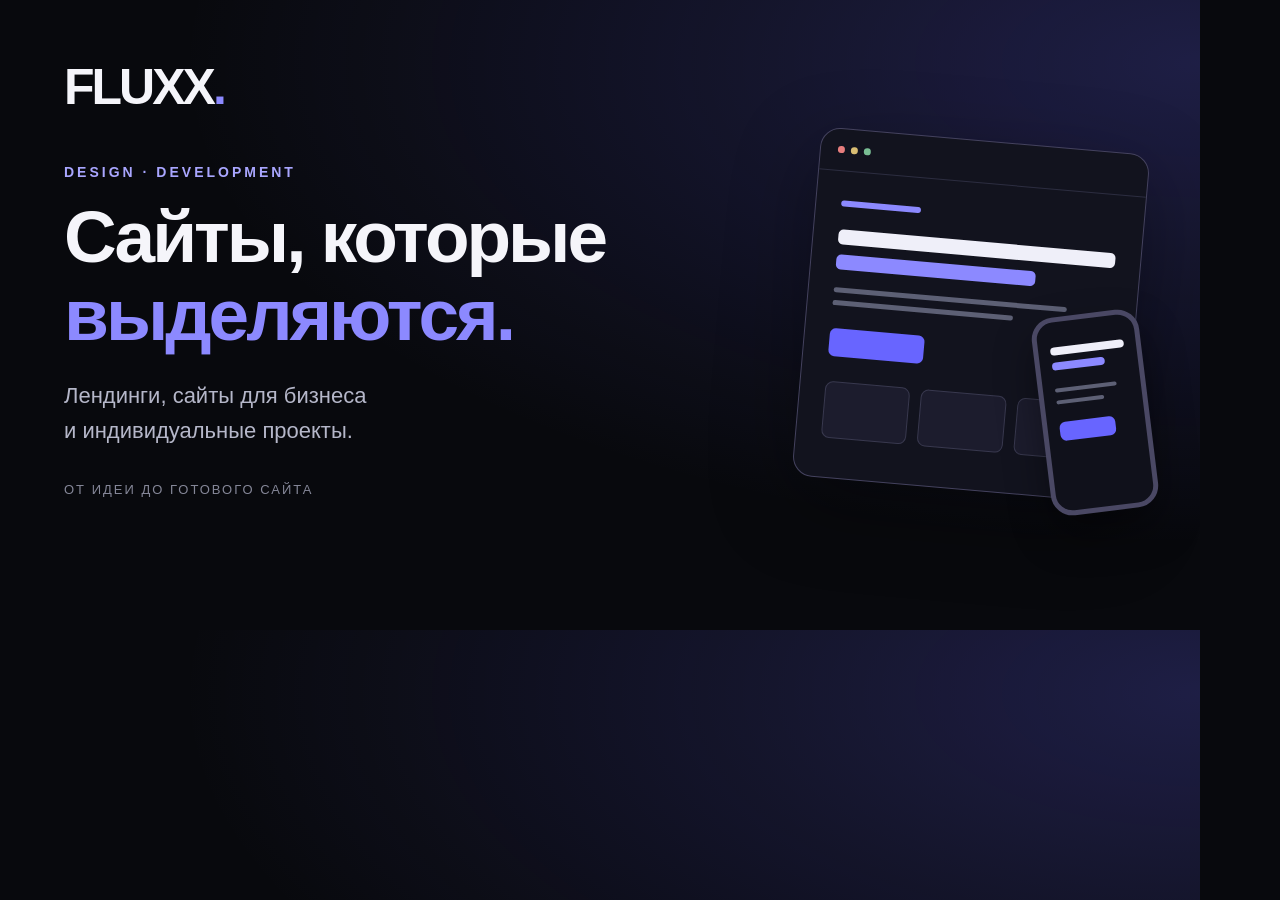
<file: share.html>
<!DOCTYPE html>
<html lang="ru">
<head>
  <meta charset="UTF-8">
  <meta name="viewport" content="width=1200">
  <meta name="robots" content="noindex">
  <title>FLUXX — обложка сайта</title>

  <style>
    * { box-sizing: border-box; }

    html, body {
      margin: 0;
      width: 1200px;
      height: 630px;
      overflow: hidden;
    }

    body {
      color: #f5f5fa;
      font-family: Arial, sans-serif;
      background:
        radial-gradient(
          ellipse at 100% 10%,
          rgba(104, 101, 255, .23),
          transparent 60%
        ),
        #08090d;
    }

    main {
      display: flex;
      gap: 48px;
      width: 1200px;
      height: 630px;
      padding: 58px 64px;
    }

    .content { flex: 1; min-width: 0; }
    .brand { font-size: 50px; font-weight: 800; letter-spacing: -3px; }
    .brand span, h1 span { color: #8c89ff; }

    .eyebrow {
      margin: 48px 0 18px;
      color: #a9a6ff;
      font-size: 14px;
      font-weight: 700;
      letter-spacing: 3px;
    }

    h1 {
      margin: 0;
      font-size: 73px;
      line-height: 1.07;
      letter-spacing: -3px;
    }

    .description {
      max-width: 600px;
      margin: 24px 0 0;
      color: #b5b7c9;
      font-size: 22px;
      line-height: 1.6;
    }

    .signature {
      margin-top: 33px;
      color: #858798;
      font-size: 13px;
      letter-spacing: 2px;
    }

    .visual {
      align-self: center;
      flex: 0 0 330px;
      position: relative;
      height: 350px;
    }

    .window {
      position: absolute;
      inset: 0;
      border: 1px solid #44425e;
      border-radius: 20px;
      background: #12131e;
      transform: rotate(5deg);
      box-shadow: 0 25px 80px rgba(0, 0, 0, .35);
      overflow: hidden;
    }

    .bar { height: 42px; padding: 17px; border-bottom: 1px solid #2c2d40; }

    .dots {
      width: 7px;
      height: 7px;
      border-radius: 50%;
      background: #e77d7d;
      box-shadow: 13px 0 #d9bd73, 26px 0 #79be94;
    }

    .screen { padding: 29px 25px; }

    .small {
      width: 80px;
      height: 6px;
      border-radius: 8px;
      background: #8c89ff;
      margin-bottom: 23px;
    }

    .line {
      height: 15px;
      border-radius: 5px;
      background: #efeff9;
      margin-bottom: 10px;
    }

    .line.short { width: 72%; background: #8c89ff; }

    .copy {
      width: 84%;
      height: 5px;
      border-radius: 8px;
      background: #5d6075;
      margin-top: 18px;
    }

    .copy + .copy { width: 65%; margin-top: 8px; }

    .button {
      width: 95px;
      height: 28px;
      border-radius: 6px;
      background: #6865ff;
      margin-top: 23px;
    }

    .tiles { display: flex; gap: 11px; margin-top: 25px; }

    .tiles i {
      flex: 1;
      height: 57px;
      border: 1px solid #38384e;
      border-radius: 8px;
      background: #1c1c2d;
    }

    .phone {
      position: absolute;
      right: -13px;
      bottom: -22px;
      width: 108px;
      height: 199px;
      padding: 25px 12px 12px;
      border: 5px solid #4a4864;
      border-radius: 22px;
      background: #10111b;
      transform: rotate(-7deg);
      box-shadow: 0 20px 40px rgba(0, 0, 0, .4);
    }

    .phone .line { height: 8px; margin-bottom: 7px; }
    .phone .button { width: 56px; height: 19px; margin-top: 18px; }
    .phone .copy { height: 4px; }
  </style>
</head>

<body>
  <main>
    <div class="content">
      <div class="brand">FLUXX<span>.</span></div>
      <p class="eyebrow">DESIGN · DEVELOPMENT</p>
      <h1>Сайты, которые<br><span>выделяются.</span></h1>
      <p class="description">
        Лендинги, сайты для бизнеса<br>
        и индивидуальные проекты.
      </p>
      <p class="signature">ОТ ИДЕИ ДО ГОТОВОГО САЙТА</p>
    </div>

    <div class="visual" aria-hidden="true">
      <div class="window">
        <div class="bar">
          <div class="dots"></div>
        </div>

        <div class="screen">
          <div class="small"></div>
          <div class="line"></div>
          <div class="line short"></div>
          <div class="copy"></div>
          <div class="copy"></div>
          <div class="button"></div>

          <div class="tiles">
            <i></i><i></i><i></i>
          </div>
        </div>
      </div>

      <div class="phone">
        <div class="line"></div>
        <div class="line short"></div>
        <div class="copy"></div>
        <div class="copy"></div>
        <div class="button"></div>
      </div>
    </div>
  </main>
</body>
</html>
</file>
<file: style.css>
/* FLUXX — стили сайта, UTF-8 */

/* Цвета и базовая разметка */
:root {
  --bg: #08090d;
  --card: #10121a;
  --blue: #6865ff;
  --white: #f5f5fa;
  --gray: #9092a3;
  --border: rgba(255, 255, 255, .09);
}

* {
  margin: 0;
  padding: 0;
  box-sizing: border-box;
  scroll-behavior: smooth;
}

html {
  width: 100%;
  overflow-x: clip;
}

body {
  width: 100%;
  min-width: 320px;
  background: var(--bg);
  color: var(--white);
  font-family: Manrope, sans-serif;
  overflow-x: clip;
}

img {
  max-width: 100%;
  display: block;
}

a {
  color: inherit;
  text-decoration: none;
}

.container {
  width: min(1160px, 90%);
  margin-inline: auto;
}

/* Шапка и навигация */
header {
  width: 100%;
  min-height: 85px;
  display: flex;
  align-items: center;
  border-bottom: 1px solid var(--border);
}

nav {
  display: flex;
  align-items: center;
  justify-content: space-between;
  gap: 25px;
  min-width: 0;
}

.logo {
  flex-shrink: 0;
  font-size: 28px;
  font-weight: 800;
  letter-spacing: -2px;
}

.logo span {
  color: var(--blue);
}

.nav-links {
  display: flex;
  align-items: center;
  gap: 25px;
  color: var(--gray);
  font-size: 14px;
}

.nav-links a {
  transition: color .2s;
}

.nav-links a:hover {
  color: white;
}

.nav-btn {
  flex-shrink: 0;
  padding: 12px 22px;
  background: var(--blue);
  border-radius: 8px;
  font-size: 13px;
  font-weight: 700;
}

.nav-btn:hover {
  transform: translateY(-3px);
  box-shadow: 0 0 25px rgba(104, 101, 255, .333);
}

/* Первый экран */
.hero {
  min-height: 680px;
  display: flex;
  align-items: center;
}

.hero::before {
  opacity: .12;
}

.hero-content {
  position: relative;
  z-index: 1;
  width: 100%;
  max-width: 800px;
  padding: 100px 0;
}

.eyebrow {
  color: var(--blue);
  font-size: 12px;
  font-weight: 800;
  letter-spacing: 3px;
}

h1 {
  max-width: 100%;
  overflow-wrap: break-word;
  font-size: clamp(48px, 8vw, 100px);
  line-height: 1.04;
  letter-spacing: -5px;
  margin: 25px 0;
}

h1 span {
  color: var(--blue);
}

.hero-text {
  color: var(--gray);
  font-size: 17px;
  line-height: 1.8;
  max-width: 570px;
}

.hero-buttons {
  display: flex;
  gap: 15px;
  flex-wrap: wrap;
  margin-top: 35px;
}

.btn {
  display: inline-flex;
  align-items: center;
  justify-content: center;
  padding: 16px 25px;
  border-radius: 8px;
  font-size: 14px;
  font-weight: 700;
  text-align: center;
}

.btn-primary {
  background: var(--blue);
}

.btn-outline {
  border: 1px solid var(--border);
}

.btn-outline:hover {
  background: rgba(255, 255, 255, .043);
}

.hero-note {
  color: #646576;
  font-size: 11px;
  letter-spacing: 2px;
  margin-top: 60px;
}

/* Разделы */
section {
  width: 100%;
  padding: 110px 0;
}

section > .container {
  min-width: 0;
}

.section-label {
  color: var(--blue);
  font-size: 12px;
  font-weight: 800;
  letter-spacing: 3px;
  margin-bottom: 18px;
}

.section-title {
  max-width: 100%;
  font-size: clamp(35px, 5vw, 60px);
  letter-spacing: -3px;
  line-height: 1.15;
  margin-bottom: 20px;
  overflow-wrap: break-word;
}

.section-description {
  color: var(--gray);
  font-size: 15px;
  line-height: 1.8;
  max-width: 550px;
}

/* Портфолио */
#portfolio {
  background: #0b0c12;
}

.projects {
  display: grid;
  grid-template-columns: repeat(3, minmax(0, 1fr));
  gap: 20px;
  margin-top: 55px;
  width: 100%;
}

.project {
  min-width: 0;
  max-width: 100%;
  border: 1px solid var(--border);
  border-radius: 14px;
  overflow: hidden;
}

.project-image {
  width: 100%;
  height: 220px;
  background: #151722;
}

.project-image img {
  width: 100%;
  height: 100%;
  object-fit: cover;
}

.project:hover img {
  transform: scale(1.03);
}

.project-info {
  min-width: 0;
  padding: 24px;
}

.project-type {
  font-size: 11px;
  color: var(--blue);
  letter-spacing: 2px;
  font-weight: 800;
}

.project-info h3 {
  font-size: 22px;
  margin: 12px 0;
  overflow-wrap: break-word;
}

.project-info p {
  color: var(--gray);
  font-size: 13px;
  line-height: 1.7;
  overflow-wrap: break-word;
}

/* Услуги */
.services-grid {
  display: grid;
  grid-template-columns: repeat(2, minmax(0, 1fr));
  gap: 24px;
  margin-top: 50px;
  width: 100%;
}

.service-card {
  min-width: 0;
  padding: 32px;
  border: 1px solid var(--border);
  border-radius: 12px;
}

.service-number {
  color: var(--blue);
  font-size: 12px;
  font-weight: 800;
}

.service-card h3 {
  font-size: 21px;
  margin: 25px 0 15px;
  overflow-wrap: break-word;
}

.service-card p {
  color: var(--gray);
  font-size: 13px;
  line-height: 1.8;
}

/* Стоимость */
#pricing {
  background: #0b0c12;
}

.pricing-grid {
  display: grid;
  grid-template-columns: repeat(3, minmax(0, 1fr));
  gap: 20px;
  margin-top: 50px;
  width: 100%;
}

.price-card {
  min-width: 0;
  padding: 30px;
  border: 1px solid var(--border);
  border-radius: 13px;
  position: relative;
}

.price-card.featured {
  border-color: var(--blue);
  box-shadow: 0 0 30px rgba(104, 101, 255, .063);
}

.price-tag {
  color: var(--blue);
  font-size: 11px;
  font-weight: 800;
  letter-spacing: 2px;
}

.price-card h3 {
  font-size: 23px;
  margin: 20px 0 10px;
  overflow-wrap: break-word;
}

.price {
  font-size: clamp(27px, 3vw, 35px);
  font-weight: 800;
  letter-spacing: -2px;
  margin: 25px 0;
  overflow-wrap: break-word;
}

.price small {
  font-size: 12px;
  color: var(--gray);
  font-weight: 400;
  letter-spacing: 0;
}

.price-card ul {
  margin: 25px 0;
}

.price-card li {
  color: #b1b2c0;
  font-size: 13px;
  line-height: 1.6;
  margin: 14px 0;
  overflow-wrap: break-word;
}

.price-card li::before {
  content: "✓";
  color: var(--blue);
  margin-right: 10px;
}

.price-card .btn {
  width: 100%;
}

/* Обо мне */
.about-grid {
  display: grid;
  grid-template-columns: minmax(0, 1fr) minmax(0, 1fr);
  gap: 50px;
  align-items: center;
  width: 100%;
  padding: 0 40px;
}

.about-grid > * {
  min-width: 0;
  max-width: 100%;
}

.about-box {
  min-width: 0;
  padding: 35px;
  border: 1px solid var(--border);
  background: var(--card);
  border-radius: 15px;
}

.about-box .logo {
  font-size: 50px;
  overflow-wrap: break-word;
}

.about-box p {
  color: var(--gray);
  line-height: 1.8;
  font-size: 14px;
  margin-top: 20px;
  overflow-wrap: break-word;
}

.about-points {
  margin-top: 30px;
}

.about-points div {
  padding: 15px 0;
  border-bottom: 1px solid var(--border);
  font-size: 14px;
  overflow-wrap: break-word;
}

/* Контакты */
#contact {
  text-align: center;
  background: radial-gradient(#181638 0%, #08090d 70%);
}

#contact .section-description {
  margin: 0 auto;
}

#contact .hero-buttons {
  justify-content: center;
}

/* Подвал */
footer {
  width: 100%;
  border-top: 1px solid var(--border);
  padding: 30px 0;
}

.footer-content {
  display: flex;
  justify-content: space-between;
  align-items: center;
  gap: 20px;
}

footer p {
  color: var(--gray);
  font-size: 12px;
}

/* Адаптация */
@media (max-width: 950px) {
  .container {
    width: 92%;
  }

  .projects,
  .pricing-grid {
    grid-template-columns: repeat(2, minmax(0, 1fr));
  }

  .project-image {
    height: 200px;
  }

  .about-grid {
    gap: 30px;
  }
}

@media (max-width: 700px) {
  header {
    min-height: 75px;
  }

  nav {
    gap: 15px;
  }

  .nav-links {
    display: none;
  }

  .nav-btn {
    padding: 10px 15px;
    font-size: 12px;
  }

  .hero {
    min-height: auto;
  }

  .hero-content {
    padding: 90px 0;
  }

  h1 {
    font-size: clamp(42px, 10vw, 65px);
    letter-spacing: -3px;
  }

  .hero-text {
    font-size: 15px;
  }

  .projects,
  .services-grid,
  .pricing-grid,
  .about-grid {
    grid-template-columns: minmax(0, 1fr);
  }

  .projects {
    gap: 20px;
    margin-top: 35px;
  }

  .project-image {
    height: 210px;
  }

  .services-grid,
  .pricing-grid {
    gap: 18px;
    margin-top: 35px;
  }

  .about-grid {
    gap: 25px;
  }

  section {
    padding: 75px 0;
  }

  .section-title {
    font-size: clamp(32px, 8vw, 48px);
    letter-spacing: -2px;
  }

  .about-box {
    padding: 25px;
  }

  .about-box .logo {
    font-size: 40px;
  }

  .hero-buttons {
    gap: 12px;
  }

  .hero-buttons .btn {
    max-width: 100%;
  }

  .hero-note {
    margin-top: 35px;
  }
}

@media (max-width: 400px) {
  .container {
    width: 90%;
  }

  .logo {
    font-size: 24px;
  }

  .nav-btn {
    padding: 9px 12px;
    font-size: 11px;
  }

  h1 {
    font-size: 40px;
  }

  .eyebrow,
  .section-label {
    letter-spacing: 2px;
    font-size: 10px;
  }

  .project-info,
  .price-card,
  .service-card {
    padding: 22px;
  }

  .project-image {
    height: 180px;
  }

  .price {
    font-size: 30px;
  }

  .footer-content {
    flex-direction: column;
    text-align: center;
  }
}

/* Оформление и эффекты */
header {
  position: sticky;
  top: 0;
  z-index: 1000;
  background: rgba(8, 9, 13, .82);
  backdrop-filter: blur(14px);
  transition: background .3s;
}

.logo {
  transition: transform .3s;
}

.logo:hover {
  transform: scale(1.04);
}

.logo span {
  text-shadow: 0 0 18px rgba(104, 101, 255, .6);
}

.project {
  background: linear-gradient(145deg, #12141d, #0e1017);
}

.project-type {
  display: inline-block;
  padding: 6px 10px;
  background: rgba(104, 101, 255, .08);
  border: 1px solid rgba(104, 101, 255, .15);
  border-radius: 5px;
}

.service-card {
  background: linear-gradient(
    145deg,
    rgba(18, 20, 30, .95),
    rgba(12, 13, 19, .98)
  );
}

.price-card {
  background: linear-gradient(145deg, #12141c, #0d0e14);
}

.price-card.featured {
  background: linear-gradient(
    145deg,
    rgba(104, 101, 255, .09),
    #10121a 60%
  );
}

.section-title {
  text-wrap: balance;
}

.section-description {
  text-wrap: pretty;
}

#contact .section-title {
  text-shadow: 0 0 35px rgba(104, 101, 255, .08);
}

#contact .btn-primary {
  box-shadow: 0 0 25px rgba(104, 101, 255, .12);
}

#contact .btn-primary:hover {
  box-shadow: 0 0 40px rgba(104, 101, 255, .3);
}

html {
  scroll-padding-top: 100px;
}

@media (max-width: 700px) {
  header {
    backdrop-filter: blur(10px);
  }

  .project-type {
    font-size: 10px;
  }

  .section-title {
    text-wrap: initial;
  }
}

/* Переключатель темы */
.theme-toggle {
  width: 42px;
  height: 42px;
  flex-shrink: 0;
  display: flex;
  align-items: center;
  justify-content: center;
  background: var(--card);
  color: var(--white);
  border: 1px solid var(--border);
  border-radius: 10px;
  font-size: 20px;
  cursor: pointer;
  transition: background .3s, color .3s, transform .3s;
}

.theme-toggle:hover {
  transform: rotate(15deg);
  border-color: var(--blue);
}

/* Светлая тема */
body.light-theme #portfolio,
body.light-theme #pricing {
  background: #f1eee6;
}

body.light-theme .project,
body.light-theme .service-card,
body.light-theme .price-card,
body.light-theme .about-box {
  background: linear-gradient(145deg, #fff, #fdfcf9);
  border-color: rgba(184, 149, 69, .22);
  box-shadow: 0 8px 30px rgba(120, 95, 40, .043);
}

body.light-theme .price-card.featured {
  background: linear-gradient(145deg, #fff9e9, #fff 75%);
  border-color: #c6a45e;
  box-shadow: 0 10px 35px rgba(184, 149, 69, .13);
}

body.light-theme .project-image {
  background: #f0ece2;
}

body.light-theme .price-card li {
  color: #696354;
}

body.light-theme .btn-primary,
body.light-theme .nav-btn {
  background: linear-gradient(135deg, #c8a75e, #a98536);
  color: #fff;
}

body.light-theme .btn-primary:hover,
body.light-theme .nav-btn:hover {
  box-shadow: 0 10px 30px rgba(184, 149, 69, .25);
}

body.light-theme .btn-outline {
  border-color: rgba(176, 140, 65, .35);
  color: #383124;
}

body.light-theme .btn-outline:hover {
  background: rgba(184, 149, 69, .07);
  border-color: #b89545;
}

body.light-theme header {
  background: rgba(250, 249, 246, .9);
  border-color: rgba(176, 140, 65, .18);
}

body.light-theme .logo span {
  color: #b89545;
  text-shadow: 0 0 15px rgba(184, 149, 69, .2);
}

body.light-theme .hero::before {
  background: #d8bd80;
  opacity: .13;
}

body.light-theme #contact {
  background: radial-gradient(#f5ead0 0%, #faf9f6 75%);
}

body.light-theme .theme-toggle {
  background: #fff;
  color: #b89545;
  border-color: rgba(176, 140, 65, .3);
}

body.light-theme .service-number {
  color: #b89545;
}

body.light-theme .section-label,
body.light-theme .price-tag,
body.light-theme .project-type {
  color: #a98536;
}

body.light-theme footer {
  border-color: rgba(176, 140, 65, .18);
}

/* Форма заявки */
.project-form {
  max-width: 720px;
  margin: 45px auto 0;
  padding: 35px;
  text-align: left;
  background: var(--card);
  border: 1px solid var(--border);
  border-radius: 18px;
  box-shadow: 0 20px 70px rgba(0, 0, 0, .1);
}

.form-row {
  display: grid;
  grid-template-columns: 1fr 1fr;
  gap: 20px;
}

.form-group {
  display: flex;
  flex-direction: column;
  gap: 10px;
  margin-bottom: 22px;
}

.form-group label {
  font-size: 13px;
  font-weight: 700;
  color: var(--white);
}

.form-group input,
.form-group select,
.form-group textarea {
  width: 100%;
  padding: 15px;
  font-family: inherit;
  font-size: 14px;
  color: var(--white);
  background: var(--bg);
  border: 1px solid var(--border);
  border-radius: 9px;
  outline: none;
  transition: border .25s, box-shadow .25s;
}

.form-group select {
  cursor: pointer;
}

.form-group select option {
  background: var(--card);
  color: var(--white);
}

.form-group textarea {
  resize: vertical;
  min-height: 120px;
}

.form-group input:focus,
.form-group select:focus,
.form-group textarea:focus {
  border-color: var(--blue);
  box-shadow: 0 0 0 3px rgba(104, 101, 255, .1);
}

.form-group input::placeholder,
.form-group textarea::placeholder {
  color: var(--gray);
  opacity: .7;
}

.form-submit {
  width: 100%;
  justify-content: center;
  border: none;
  cursor: pointer;
  font-family: inherit;
}

.form-note {
  text-align: center;
  color: var(--gray);
  font-size: 11px;
  margin-top: 15px;
  line-height: 1.7;
}

body.light-theme .project-form {
  background: #fff;
  border-color: rgba(176, 140, 65, .25);
  box-shadow: 0 20px 60px rgba(120, 95, 40, .08);
}

body.light-theme .form-group input,
body.light-theme .form-group select,
body.light-theme .form-group textarea {
  background: #faf9f6;
  color: #24221b;
  border-color: rgba(176, 140, 65, .22);
}

body.light-theme .form-group label {
  color: #383124;
}

body.light-theme .form-group select option {
  background: #fff;
  color: #24221b;
}

@media (max-width: 600px) {
  .project-form {
    padding: 22px;
    margin-top: 30px;
  }

  .form-row {
    grid-template-columns: 1fr;
    gap: 0;
  }
}

/* Эффекты карточек */
.project {
  transform: translateY(0);
}

.project:hover {
  border-color: rgba(104, 101, 255, .65);
  box-shadow: 0 18px 45px rgba(104, 101, 255, .12);
}

.project-image {
  overflow: hidden;
}

.project-image img {
  transition: transform .65s cubic-bezier(.2, .8, .2, 1);
}

.project:hover .project-image img {
  transform: scale(1.07);
}

.service-card {
  position: relative;
  overflow: hidden;
  transition: transform .35s, border-color .35s, box-shadow .35s;
}

.service-card:hover {
  transform: translateY(-7px);
  border-color: rgba(104, 101, 255, .6);
  box-shadow: 0 15px 40px rgba(104, 101, 255, .1);
}

.price-card {
  transition: transform .35s, border-color .35s, box-shadow .35s;
}

.price-card:not(.featured):hover {
  transform: translateY(-6px);
  border-color: rgba(104, 101, 255, .5);
  box-shadow: 0 15px 35px rgba(104, 101, 255, .08);
}

.price-card.featured:hover {
  transform: translateY(-6px);
  box-shadow: 0 18px 45px rgba(104, 101, 255, .18);
}

.btn,
.nav-btn {
  transition: transform .3s, box-shadow .3s, background .3s;
}

.btn-primary:hover {
  transform: translateY(-3px);
  box-shadow: 0 12px 30px rgba(104, 101, 255, .25);
}

.btn-outline:hover {
  transform: translateY(-3px);
}

body.light-theme .project:hover {
  border-color: rgba(184, 149, 69, .65);
  box-shadow: 0 18px 45px rgba(184, 149, 69, .13);
}

body.light-theme .service-card:hover {
  border-color: rgba(184, 149, 69, .65);
  box-shadow: 0 15px 40px rgba(184, 149, 69, .12);
}

body.light-theme .price-card:hover {
  border-color: rgba(184, 149, 69, .6);
  box-shadow: 0 15px 40px rgba(184, 149, 69, .12);
}

@media (hover: none) {
  .project:hover,
  .price-card:hover {
    transform: none;
    box-shadow: none;
  }

  .project:hover .project-image img {
    transform: none;
  }
}

#pricing .price-card {
  position: relative;
  transition: transform .35s, box-shadow .35s, border-color .35s;
  will-change: transform;
}

#pricing .price-card:hover {
  transform: translateY(-10px);
  box-shadow:
    0 0 25px rgba(155, 92, 255, .22),
    0 15px 45px rgba(155, 92, 255, .12);
  border-color: rgba(155, 92, 255, .65);
}

#pricing .price-card.featured:hover {
  transform: translateY(-12px);
  box-shadow:
    0 0 35px rgba(155, 92, 255, .35),
    0 20px 55px rgba(155, 92, 255, .18);
}

body.light-theme #pricing .price-card:hover {
  box-shadow:
    0 0 25px rgba(190, 150, 60, .22),
    0 15px 45px rgba(190, 150, 60, .12);
  border-color: rgba(190, 150, 60, .65);
}

body.light-theme #pricing .price-card.featured:hover {
  box-shadow:
    0 0 35px rgba(190, 150, 60, .3),
    0 20px 55px rgba(190, 150, 60, .15);
}

/* Кастомный курсор */
@media (hover: hover) and (pointer: fine) {
  .fluxx-cursor {
    position: fixed;
    top: 0;
    left: 0;
    width: 12px;
    height: 12px;
    background: #a855f7;
    border-radius: 50%;
    pointer-events: none;
    z-index: 999999;
    transform: translate(-50%, -50%);
    box-shadow:
      0 0 15px #a855f7,
      0 0 35px rgba(168, 85, 247, .5);
    transition: width .2s, height .2s, background .2s;
  }

  .fluxx-cursor-ring {
    position: fixed;
    top: 0;
    left: 0;
    width: 35px;
    height: 35px;
    border: 1px solid rgba(168, 85, 247, .65);
    border-radius: 50%;
    pointer-events: none;
    z-index: 999998;
    transform: translate(-50%, -50%);
  }

  .fluxx-cursor.hover {
    width: 7px;
    height: 7px;
    background: #d8b4fe;
  }

  body.light-theme .fluxx-cursor {
    background: #b58a35;
    box-shadow:
      0 0 15px #b58a35,
      0 0 35px rgba(181, 138, 53, .4);
  }

  body.light-theme .fluxx-cursor-ring {
    border-color: rgba(181, 138, 53, .6);
  }
}

@media (hover: none), (pointer: coarse) {
  .fluxx-cursor,
  .fluxx-cursor-ring {
    display: none !important;
  }
}

/* Интерактивное портфолио */
#portfolio .project {
  position: relative;
  overflow: hidden;
  border-radius: 20px;
  transition:
    transform .4s cubic-bezier(.2, .8, .2, 1),
    box-shadow .4s,
    border-color .4s;
}

#portfolio .project:hover {
  transform: translateY(-10px);
  box-shadow:
    0 15px 45px rgba(155, 92, 255, .18),
    0 0 25px rgba(155, 92, 255, .12);
}

#portfolio .project-info {
  transition: transform .4s;
}

#portfolio .project:hover .project-info {
  transform: translateY(-3px);
}

body.light-theme #portfolio .project:hover {
  box-shadow:
    0 15px 45px rgba(190, 150, 60, .18),
    0 0 25px rgba(190, 150, 60, .12);
}

#portfolio .project-image {
  position: relative !important;
  overflow: hidden !important;
}

#portfolio .project-image img {
  display: block;
  width: 100%;
  transition: transform .6s, filter .4s;
}

#portfolio .project-image .view-overlay {
  position: absolute;
  inset: 0;
  z-index: 10;
  display: flex;
  align-items: center;
  justify-content: center;
  background: rgba(12, 10, 20, .55);
  backdrop-filter: blur(3px);
  opacity: 0;
  transition: opacity .35s;
  pointer-events: none;
}

#portfolio .project-image .view-overlay span {
  padding: 15px 25px;
  border: 1px solid rgba(168, 85, 247, .8);
  border-radius: 50px;
  background: rgba(168, 85, 247, .2);
  backdrop-filter: blur(12px);
  color: white;
  font-size: 13px;
  font-weight: 800;
  letter-spacing: 2px;
  transform: translateY(20px);
  transition: transform .35s;
}

#portfolio .project:hover .view-overlay {
  opacity: 1;
}

#portfolio .project:hover .view-overlay span {
  transform: translateY(0);
}

#portfolio .project:hover .project-image img {
  transform: scale(1.07);
  filter: brightness(.75);
}

body.light-theme #portfolio .project-image .view-overlay {
  background: rgba(20, 20, 20, .45);
}

@media (hover: none) {
  #portfolio .project-image .view-overlay {
    display: none;
  }
}

/* Загрузчик */
.fluxx-loader {
  position: fixed;
  inset: 0;
  z-index: 99999;
  flex-direction: column;
  justify-content: center;
  align-items: center;
  background: #08090d;
  color: #f5f5fa;
}

.loader-logo {
  font-size: clamp(42px, 8vw, 90px);
  font-weight: 800;
  letter-spacing: -5px;
}

.loader-logo span {
  color: #6865ff;
}

.loader-line {
  width: 140px;
  height: 2px;
  margin: 25px 0;
  background: #22232e;
  overflow: hidden;
  position: relative;
}

.loader-line::after {
  content: "";
  position: absolute;
  inset: 0;
  background: #6865ff;
  animation: loaderProgress 1.2s ease forwards;
}

.fluxx-loader p {
  font-size: 11px;
  letter-spacing: 3px;
  color: #9092a3;
}

@keyframes loaderProgress {
  from { transform: translateX(-100%); }
  to { transform: translateX(0); }
}

/* Фон первого экрана */
.hero {
  position: relative;
  isolation: isolate;
  overflow: hidden;
}

.hero::before {
  content: "";
  position: absolute;
  z-index: -1;
  width: 700px;
  height: 700px;
  top: -180px;
  right: -150px;
  background: radial-gradient(
    circle,
    rgba(104, 101, 255, .2) 0%,
    rgba(104, 101, 255, .07) 35%,
    transparent 70%
  );
  filter: blur(40px);
  animation: heroGlow 8s ease-in-out infinite alternate;
  pointer-events: none;
}

.hero::after {
  content: "";
  position: absolute;
  z-index: -1;
  width: 400px;
  height: 400px;
  left: -180px;
  bottom: -100px;
  background: radial-gradient(
    circle,
    rgba(104, 101, 255, .12),
    transparent 70%
  );
  filter: blur(50px);
  pointer-events: none;
}

@keyframes heroGlow {
  from { transform: translate(0, 0) scale(1); }
  to { transform: translate(-40px, 50px) scale(1.15); }
}

/* Появление первого экрана */
.hero-animated h1 {
  animation: heroTitle 1s cubic-bezier(.2, .8, .2, 1) both;
}

.hero-animated .eyebrow {
  animation: heroTitle .7s ease both;
}

.hero-animated .hero-text {
  animation: heroTitle 1s ease .2s both;
}

.hero-animated .hero-buttons {
  animation: heroTitle 1s ease .35s both;
}

.hero-animated .hero-note {
  animation: heroTitle 1s ease .5s both;
}

@keyframes heroTitle {
  from {
    opacity: 0;
    transform: translateY(35px);
  }
  to {
    opacity: 1;
    transform: translateY(0);
  }
}

.project {
  position: relative;
  cursor: pointer;
  transition: transform .4s, border-color .4s;
}

.project:hover {
  transform: translateY(-8px);
}

.project-info {
  position: relative;
  z-index: 2;
}

.project-details p {
  font-size: 13px;
  line-height: 1.8;
  color: var(--gray);
  margin-bottom: 14px;
}

.fluxx-cursor {
  box-shadow: 0 0 15px rgba(104, 101, 255, .5);
  transition: width .25s, height .25s, background .25s, box-shadow .25s;
}

.fluxx-cursor-ring {
  box-shadow: 0 0 30px rgba(104, 101, 255, .12);
  transition: width .3s, height .3s, border-color .3s, background .3s;
}

.fluxx-cursor.hover {
  box-shadow: 0 0 25px rgba(104, 101, 255, .8);
}

.fluxx-cursor-ring.hover {
  background: rgba(104, 101, 255, .06);
  border-color: rgba(104, 101, 255, .8);
}

/* Цвета и типографика светлой темы */
body.light-theme {
  --bg: #f5f3ef;
  --card: #ffffff;
  --white: #181820;
  --gray: #555562;
  --border: rgba(25, 25, 40, .13);
  --blue: #5147e8;
  background: var(--bg);
  color: var(--white);
}

.light-theme header {
  background: rgba(245, 243, 239, .92);
  border-bottom-color: rgba(25, 25, 40, .1);
}

.light-theme .nav-links a {
  color: #454552;
}

.light-theme .nav-links a:hover {
  color: #5147e8;
}

.light-theme .section-description {
  color: #555562;
  font-size: 17px;
  line-height: 1.9;
}

.light-theme .section-label {
  color: #5147e8;
  font-weight: 800;
  letter-spacing: 2.5px;
}

.light-theme .project,
.light-theme .service-card,
.light-theme .price-card,
.light-theme .about-box {
  background: #fff;
  border-color: rgba(25, 25, 40, .12);
  box-shadow: 0 8px 30px rgba(30, 25, 60, .043);
}

.light-theme .project:hover,
.light-theme .service-card:hover,
.light-theme .price-card:hover {
  border-color: rgba(81, 71, 232, .4);
  box-shadow: 0 18px 45px rgba(30, 25, 60, .09);
}

.light-theme .project-info h3,
.light-theme .service-card h3,
.light-theme .price-card h3 {
  color: #181820;
}

.light-theme .project-info p,
.light-theme .service-card p {
  color: #555562;
  font-size: 15px;
  line-height: 1.85;
}

.light-theme .project-type,
.light-theme .service-number,
.light-theme .price-tag {
  color: #5147e8;
}

.light-theme .price-card ul li {
  color: #454552;
  font-size: 15px;
  line-height: 1.9;
}

.light-theme .price {
  color: #5147e8;
}

.light-theme .btn-primary,
.light-theme .nav-btn {
  background: #5147e8;
  color: #fff;
  box-shadow: 0 6px 20px rgba(81, 71, 232, .18);
}

.light-theme .btn-primary:hover,
.light-theme .nav-btn:hover {
  background: #4036d0;
  box-shadow: 0 10px 30px rgba(81, 71, 232, .28);
  transform: translateY(-3px);
}

.light-theme .btn-outline {
  color: #292936;
  border-color: rgba(25, 25, 40, .25);
}

.light-theme .btn-outline:hover {
  color: #5147e8;
  border-color: #5147e8;
  background: rgba(81, 71, 232, .05);
}

.light-theme .about-box p {
  color: #555562;
  font-size: 16px;
  line-height: 1.9;
}

.light-theme .about-points div {
  color: #353541;
  font-size: 15px;
  padding: 10px 0;
}

.light-theme .project-form label {
  color: #353541;
  font-size: 14px;
  font-weight: 700;
}

.light-theme .project-form input,
.light-theme .project-form select,
.light-theme .project-form textarea {
  background: #fff;
  color: #181820;
  border-color: rgba(25, 25, 40, .18);
  font-size: 16px;
  padding: 16px;
}

.light-theme .project-form input::placeholder,
.light-theme .project-form textarea::placeholder {
  color: #777784;
}

.light-theme .project-form input:focus,
.light-theme .project-form select:focus,
.light-theme .project-form textarea:focus {
  border-color: #5147e8;
  box-shadow: 0 0 0 3px rgba(81, 71, 232, .1);
}

.light-theme .form-note {
  color: #666674;
  font-size: 13px;
}

.light-theme footer {
  background: #ebe8e2;
  border-top-color: rgba(25, 25, 40, .1);
}

.light-theme footer p {
  color: #555562;
}

@media (max-width: 768px) {
  .loader-logo {
    letter-spacing: -2px;
  }

  .hero::before {
    width: 400px;
    height: 400px;
    right: -180px;
    top: -100px;
  }

  .light-theme .section-description {
    font-size: 16px;
  }

  .light-theme .project-info p,
  .light-theme .service-card p {
    font-size: 14px;
  }
}

/* Галочки в тарифах */
.price-card ul {
  list-style: none;
  padding-left: 0;
}

.price-card ul li {
  position: relative;
  padding-left: 30px;
}

.price-card ul li::before {
  position: absolute;
  left: 0;
  top: 0;
  color: #7168ff;
  font-size: 14px;
  font-weight: 800;
  content: "✓" !important;
}

/* Описание кейсов */
.project-details {
  max-height: 0;
  opacity: 0;
  overflow: hidden;
  transform: translateY(10px);
}

#portfolio .project:hover .project-details,
#portfolio .project:focus-visible .project-details,
#portfolio .project:focus-within .project-details {
  opacity: 1;
  transform: translateY(0);
  margin-top: 16px;
}

.case-row {
  margin: 0 0 11px;
}

.case-row strong {
  display: block;
  margin-bottom: 4px;
  color: var(--white);
  font-size: 12px;
  font-weight: 800;
}

.case-row p {
  margin: 0;
  color: var(--gray);
  font-size: 13px;
  line-height: 1.7;
}

.project-details > span {
  display: block;
  margin-bottom: 12px;
  color: var(--blue);
  font-size: 10px;
  font-weight: 800;
  letter-spacing: 1.6px;
}

.project-tech {
  display: flex;
  flex-wrap: wrap;
  gap: 7px;
  margin-top: 12px;
}

.project-tech span {
  padding: 6px 10px;
  border: 1px solid var(--border);
  border-radius: 999px;
  color: var(--gray);
  font-size: 10px;
  font-weight: 700;
}

/* FAQ */
#faq {
  position: relative;
}

.faq-list {
  display: grid;
  gap: 12px;
  max-width: 900px;
  margin-top: 40px;
}

.faq-item {
  overflow: hidden;
  border: 1px solid var(--border);
  border-radius: 16px;
  background: var(--card);
  transition: border-color .25s, box-shadow .25s, transform .25s;
}

.faq-item:hover,
.faq-item[open] {
  border-color: rgba(104, 101, 255, .55);
  box-shadow: 0 12px 35px rgba(104, 101, 255, .08);
}

.faq-item summary {
  display: flex;
  align-items: center;
  justify-content: space-between;
  gap: 18px;
  padding: 21px 24px;
  color: var(--white);
  cursor: pointer;
  list-style: none;
  font-size: 15px;
  font-weight: 750;
}

.faq-item summary::-webkit-details-marker {
  display: none;
}

.faq-icon {
  display: grid;
  place-items: center;
  flex: 0 0 30px;
  width: 30px;
  height: 30px;
  border-radius: 50%;
  background: rgba(104, 101, 255, .13);
  color: var(--blue);
  font-size: 21px;
  line-height: 1;
  transition: transform .25s;
}

.faq-item[open] .faq-icon {
  transform: rotate(45deg);
}

.faq-item > p {
  max-width: 760px;
  margin: 0 24px 23px;
  color: var(--gray);
  font-size: 14px;
  line-height: 1.85;
}

/* Прямая связь */
.contact-cta {
  display: flex;
  align-items: center;
  justify-content: space-between;
  gap: 26px;
  margin: 38px 0 30px;
  padding: 28px 30px;
  border: 1px solid rgba(104, 101, 255, .28);
  border-radius: 20px;
  background:
    radial-gradient(
      circle at 8% 0%,
      rgba(104, 101, 255, .16),
      transparent 48%
    ),
    var(--card);
}

.contact-cta-label {
  display: block;
  margin-bottom: 9px;
  color: var(--blue);
  font-size: 10px;
  font-weight: 800;
  letter-spacing: 1.7px;
}

.contact-cta h3 {
  margin: 0 0 7px;
  color: var(--white);
  font-size: clamp(21px, 3vw, 28px);
  font-weight: 800;
}

.contact-cta p {
  max-width: 560px;
  margin: 0;
  color: var(--gray);
  font-size: 14px;
  line-height: 1.75;
}

.contact-cta .btn {
  flex: 0 0 auto;
  white-space: nowrap;
}

body.light-theme .faq-item {
  background: #fff;
  border-color: rgba(25, 25, 40, .12);
  box-shadow: 0 8px 24px rgba(30, 25, 60, .035);
}

body.light-theme .faq-item summary,
body.light-theme .case-row strong,
body.light-theme .contact-cta h3 {
  color: #181820;
}

body.light-theme .faq-item > p,
body.light-theme .case-row p,
body.light-theme .contact-cta p {
  color: #555562;
}

body.light-theme .contact-cta {
  background:
    radial-gradient(
      circle at 8% 0%,
      rgba(81, 71, 232, .1),
      transparent 48%
    ),
    #fff;
  border-color: rgba(81, 71, 232, .2);
  box-shadow: 0 12px 32px rgba(30, 25, 60, .043);
}

body.light-theme .project-tech span {
  color: #555562;
  border-color: rgba(25, 25, 40, .16);
}

@media (hover: none), (max-width: 700px) {
  #portfolio .project-details {
    max-height: none;
    opacity: 1;
    overflow: visible;
    transform: none;
    margin-top: 14px;
  }

  .contact-cta {
    align-items: flex-start;
    flex-direction: column;
    padding: 23px 20px;
  }

  .contact-cta .btn {
    width: 100%;
  }

  .faq-list {
    margin-top: 28px;
    gap: 9px;
  }

  .faq-item summary {
    padding: 18px;
    font-size: 14px;
  }

  .faq-item > p {
    margin: 0 18px 19px;
    font-size: 13px;
  }
}

/* Появление секций: без JS контент остаётся видимым */
.reveal {
  opacity: 1;
  transform: none;
  transition: opacity .6s, transform .6s;
}

.reveal.reveal-pending {
  opacity: 0;
  transform: translateY(20px);
}

/* Загрузчик не должен блокировать сайт */
.fluxx-loader {
  display: none;
  transition: opacity .3s, visibility .3s;
}

html.js .fluxx-loader {
  display: flex;
  animation: loaderFailsafe 0s 2s forwards;
}

@keyframes loaderFailsafe {
  to {
    opacity: 0;
    visibility: hidden;
    pointer-events: none;
  }
}

.loader-hidden {
  opacity: 0;
  visibility: hidden;
  pointer-events: none;
}

.project {
  display: block;
}

.project-details {
  transition: opacity .35s, transform .35s, margin .35s;
}

#portfolio .project:hover .project-details,
#portfolio .project:focus-visible .project-details,
#portfolio .project:focus-within .project-details {
  max-height: none;
}

#portfolio .project:focus-visible .view-overlay {
  opacity: 1;
}

#portfolio .project:focus-visible .view-overlay span {
  transform: translateY(0);
}

a:focus-visible,
button:focus-visible,
summary:focus-visible {
  outline: 2px solid var(--blue);
  outline-offset: 5px;
}

.btn {
  font-family: inherit;
  cursor: pointer;
}

.price-card ul li::before {
  margin-right: 0;
}

/* Мобильное меню */
nav {
  position: relative;
}

.menu-toggle,
.nav-contact,
html:not(.js) .theme-toggle,
html:not(.js) .form-submit {
  display: none;
}

@media (max-width: 950px) {
  nav {
    flex-wrap: wrap;
    gap: 12px;
    padding-block: 15px;
  }

  nav > .logo {
    margin-right: auto;
  }

  .nav-links {
    display: flex;
    order: 5;
    width: 100%;
    flex-wrap: wrap;
    gap: 0;
    font-size: 14px;
  }

  .nav-links a {
    padding: 12px 16px;
    border-radius: 8px;
  }

  .nav-links a:hover {
    background: rgba(104, 101, 255, .08);
  }

  .nav-links .nav-contact {
    display: block;
    color: var(--blue);
    font-weight: 800;
  }

  .js .nav-links {
    display: none;
    position: absolute;
    top: 100%;
    left: 0;
    z-index: 10;
    padding: 10px;
    border: 1px solid var(--border);
    border-radius: 12px;
    background: var(--card);
    box-shadow: 0 16px 40px rgba(0, 0, 0, .18);
    max-height: calc(100dvh - 100px);
    overflow-y: auto;
  }

  .js .nav-links.is-open {
    display: flex;
    flex-direction: column;
    align-items: stretch;
  }

  .js .menu-toggle {
    display: flex;
    align-items: center;
    justify-content: center;
    flex-shrink: 0;
    width: 42px;
    height: 42px;
    border: 1px solid var(--border);
    border-radius: 10px;
    background: var(--card);
    color: var(--white);
    cursor: pointer;
  }

  .menu-icon,
  .menu-icon::before,
  .menu-icon::after {
    display: block;
    width: 18px;
    height: 2px;
    background: currentColor;
    border-radius: 2px;
    transition: transform .2s, background .2s;
  }

  .menu-icon {
    position: relative;
  }

  .menu-icon::before,
  .menu-icon::after {
    content: "";
    position: absolute;
    left: 0;
  }

  .menu-icon::before {
    top: -6px;
  }

  .menu-icon::after {
    top: 6px;
  }

  .menu-toggle[aria-expanded="true"] .menu-icon {
    background: transparent;
  }

  .menu-toggle[aria-expanded="true"] .menu-icon::before {
    transform: translateY(6px) rotate(45deg);
  }

  .menu-toggle[aria-expanded="true"] .menu-icon::after {
    transform: translateY(-6px) rotate(-45deg);
  }
}

@media (max-width: 600px) {
  nav > .nav-btn {
    display: none;
  }
}

[hidden] {
  display: none !important;
}

/* Текст заявки для ручного копирования */
.application-preview {
  margin-top: 24px;
  padding-top: 24px;
  border-top: 1px solid var(--border);
}

.application-preview .form-group {
  margin-bottom: 0;
}

.application-actions {
  display: flex;
  flex-wrap: wrap;
  gap: 12px;
  margin-top: 18px;
}

.application-actions .btn {
  flex: 1 1 200px;
}

.form-note a {
  color: var(--blue);
  text-decoration: underline;
}

/* Стандартный курсор скрывается только после запуска кастомного */
.fluxx-cursor,
.fluxx-cursor-ring {
  display: none;
}

@media (hover: hover) and (pointer: fine) and (prefers-reduced-motion: no-preference) {
  body.custom-cursor-active,
  body.custom-cursor-active * {
    cursor: none !important;
  }

  .custom-cursor-active .fluxx-cursor,
  .custom-cursor-active .fluxx-cursor-ring {
    display: block;
  }
}

/* Без прыжков карточек на сенсорных экранах */
@media (hover: none) {
  #portfolio .project:hover,
  .service-card:hover,
  #pricing .price-card:hover,
  #pricing .price-card.featured:hover,
  .btn:hover,
  .nav-btn:hover,
  .light-theme .btn-primary:hover,
  .light-theme .nav-btn:hover {
    transform: none;
    box-shadow: none;
  }

  #portfolio .project:hover .project-image img {
    transform: none;
    filter: none;
  }

  #portfolio .project:hover .project-info {
    transform: none;
  }
}

/* Настройка уменьшения анимации */
@media (prefers-reduced-motion: reduce) {
  *,
  *::before,
  *::after {
    animation-duration: .01ms !important;
    animation-iteration-count: 1 !important;
    transition-duration: .01ms !important;
    scroll-behavior: auto !important;
  }

  .reveal.reveal-pending {
    opacity: 1;
    transform: none;
  }
}
/* ПРЕВЬЮ ПРОЕКТОВ */

.project-browser {
  display: flex;
  align-items: center;
  gap: 16px;
  min-width: 0;
  padding: 13px 16px;
  border-bottom: 1px solid var(--border);
  background: var(--card);
}

.browser-dots {
  flex: 0 0 6px;
  width: 6px;
  height: 6px;
  margin-right: 20px;
  border-radius: 50%;
  background: #ef7b79;
  box-shadow: 10px 0 #dfbd64, 20px 0 #74bb91;
}

.project-domain {
  min-width: 0;
  overflow: hidden;
  text-overflow: ellipsis;
  white-space: nowrap;
  color: var(--gray);
  font-size: 10px;
  letter-spacing: .5px;
}

.browser-arrow {
  margin-left: auto;
  color: var(--gray);
  font-size: 14px;
}

#portfolio .project-image {
  height: auto;
  aspect-ratio: 3 / 2;
  background: var(--card);
}

#portfolio .project-image img {
  object-fit: cover;
  object-position: top center;
}

.project-preview-fallback {
  position: absolute;
  inset: 0;
  display: flex;
  align-items: center;
  justify-content: center;
  flex-direction: column;
  gap: 12px;
  padding: 24px;
  background:
    radial-gradient(
      circle at top left,
      rgba(104, 101, 255, .18),
      transparent 75%
    ),
    var(--card);
  color: var(--white);
}

.project-preview-fallback strong {
  font-size: 22px;
}

.project-preview-fallback > span {
  color: var(--blue);
  font-size: 13px;
  font-weight: 700;
}

/* ЭТАПЫ РАБОТЫ */

#process {
  background: var(--bg);
}

.process-grid {
  display: grid;
  grid-template-columns: repeat(4, minmax(0, 1fr));
  gap: 18px;
  margin-top: 45px;
  padding: 0;
  list-style: none;
}

.process-card {
  display: flex;
  flex-direction: column;
  min-width: 0;
  padding: 25px 22px;
  border: 1px solid var(--border);
  border-radius: 16px;
  background: var(--card);
}

.process-number {
  display: grid;
  place-items: center;
  width: 42px;
  height: 42px;
  margin-bottom: 25px;
  border: 1px solid rgba(104, 101, 255, .25);
  border-radius: 12px;
  background: rgba(104, 101, 255, .1);
  color: var(--blue);
  font-size: 14px;
  font-weight: 800;
}

.process-card h3 {
  margin-bottom: 12px;
  font-size: 18px;
  line-height: 1.4;
}

.process-card p {
  margin-bottom: 24px;
  color: var(--gray);
  font-size: 13px;
  line-height: 1.8;
}

.process-result {
  display: block;
  margin-top: auto;
  padding-top: 16px;
  border-top: 1px solid var(--border);
  color: var(--blue);
  font-size: 11px;
  font-weight: 700;
  line-height: 1.7;
}

/* УСЛОВИЯ ТАРИФОВ */

#pricing .price-card {
  display: flex;
  flex-direction: column;
}

#pricing .price-card > .btn {
  margin-top: auto;
}

.package-facts {
  display: grid;
  gap: 0;
  margin-top: 22px;
}

.package-facts > div {
  padding: 12px 0;
  border-top: 1px solid var(--border);
}

.package-facts dt {
  margin-bottom: 5px;
  color: var(--gray);
  font-size: 11px;
}

.package-facts dd {
  margin: 0;
  color: var(--white);
  font-size: 13px;
  font-weight: 700;
  line-height: 1.7;
  overflow-wrap: anywhere;
}

.pricing-note {
  margin-top: 24px;
  padding: 25px 28px;
  border: 1px solid var(--border);
  border-radius: 16px;
  background: var(--card);
}

.pricing-note h3 {
  margin-bottom: 12px;
  color: var(--white);
  font-size: 18px;
}

.pricing-note p {
  color: var(--gray);
  font-size: 13px;
  line-height: 1.85;
}

.pricing-note p + p {
  margin-top: 10px;
}

.pricing-note strong {
  color: var(--white);
  font-weight: 700;
}

/* ПОДДЕРЖКА ПОСЛЕ ЗАПУСКА */

#support {
  background: #0b0c12;
}

body.light-theme #support {
  background: #f1eee6;
}

.support-grid {
  display: grid;
  grid-template-columns: repeat(3, minmax(0, 1fr));
  gap: 20px;
  margin-top: 45px;
}

.support-card {
  min-width: 0;
  padding: 28px;
  border: 1px solid var(--border);
  border-radius: 16px;
  background: var(--card);
}

.support-card h3 {
  margin: 22px 0 12px;
  font-size: 20px;
  overflow-wrap: break-word;
}

.support-card p {
  color: var(--gray);
  font-size: 14px;
  line-height: 1.85;
}

.support-bottom {
  display: flex;
  align-items: center;
  justify-content: space-between;
  gap: 24px;
  margin-top: 28px;
}

.support-bottom p {
  max-width: 560px;
  color: var(--gray);
  font-size: 14px;
  line-height: 1.8;
}

.support-bottom .btn {
  flex-shrink: 0;
}

/* АДАПТАЦИЯ НОВЫХ БЛОКОВ */

@media (max-width: 1100px) {
  .process-grid {
    grid-template-columns: repeat(2, minmax(0, 1fr));
  }
}

@media (max-width: 950px) {
  .support-grid {
    grid-template-columns: repeat(2, minmax(0, 1fr));
  }
}

@media (max-width: 700px) {
  .process-grid,
  .support-grid {
    grid-template-columns: minmax(0, 1fr);
    gap: 14px;
    margin-top: 30px;
  }

  .process-card,
  .support-card {
    padding: 24px;
  }

  .process-number {
    margin-bottom: 18px;
  }

  .pricing-note {
    padding: 22px;
  }

  .support-bottom {
    align-items: stretch;
    flex-direction: column;
    gap: 18px;
  }

  .support-bottom .btn {
    width: 100%;
  }
}
/* ПЕРЕКЛЮЧЕНИЕ ПРЕВЬЮ */

.portfolio-toolbar {
  display: flex;
  align-items: center;
  justify-content: space-between;
  flex-wrap: wrap;
  gap: 18px;
  margin-top: 32px;
}

.portfolio-toolbar > p {
  color: var(--gray);
  font-size: 13px;
  line-height: 1.7;
}

.portfolio-toolbar + .projects {
  margin-top: 24px;
}

.preview-switch {
  display: inline-flex;
  gap: 5px;
  padding: 5px;
  border: 1px solid var(--border);
  border-radius: 12px;
  background: var(--card);
}

.preview-switch button {
  min-height: 42px;
  padding: 10px 17px;
  border: 0;
  border-radius: 8px;
  background: transparent;
  color: var(--gray);
  font: 700 12px Manrope, sans-serif;
  cursor: pointer;
}

.preview-switch button[aria-pressed="true"] {
  background: var(--blue);
  color: #fff;
}

.project-open {
  display: block;
  padding: 0 24px 24px;
  color: var(--blue);
  font-size: 13px;
  font-weight: 800;
}

.project-open::after {
  content: "";
  position: absolute;
  inset: 0;
  z-index: 20;
}

#portfolio article.project:focus-within {
  outline: 2px solid var(--blue);
  outline-offset: 4px;
}

.phone-preview {
  display: none;
  position: absolute;
  inset: 0;
  align-items: center;
  justify-content: center;
  pointer-events: none;
}

.phone-shell {
  position: relative;
  box-sizing: content-box;
  overflow: hidden;
  flex-shrink: 0;
  border: 6px solid #262634;
  border-radius: 24px;
  background: #fff;
  box-shadow: 0 15px 40px rgba(0, 0, 0, .25);
}

.phone-frame {
  position: absolute;
  top: 0;
  left: 0;
  width: 390px;
  height: 844px;
  border: 0;
  transform-origin: top left;
  pointer-events: none;
}

.phone-wait {
  position: absolute;
  inset: 0;
  z-index: 1;
  display: flex;
  align-items: center;
  justify-content: center;
  background: #f5f5fa;
  color: #626279;
  font-size: 12px;
}

#portfolio .projects[data-preview="phone"] .project-image {
  aspect-ratio: 4 / 5;
}

#portfolio .projects[data-preview="phone"] .project-image > img,
#portfolio .projects[data-preview="phone"] .project-preview-fallback,
#portfolio .projects[data-preview="phone"] .view-overlay {
  display: none !important;
}

.projects[data-preview="phone"] .phone-preview {
  display: flex;
}

.visually-hidden {
  position: absolute;
  width: 1px;
  height: 1px;
  padding: 0;
  margin: -1px;
  overflow: hidden;
  clip-path: inset(50%);
  white-space: nowrap;
  border: 0;
}

/* ПЛАВАЮЩАЯ КНОПКА TELEGRAM */

.telegram-float {
  display: none;
}

@media (max-width: 700px) {
  .preview-switch {
    width: 100%;
  }

  .preview-switch button {
    flex: 1;
  }

  .telegram-float {
    position: fixed;
    right: 16px;
    bottom: calc(16px + env(safe-area-inset-bottom, 0px));
    z-index: 1100;
    display: inline-flex;
    align-items: center;
    gap: 9px;
    min-height: 48px;
    padding: 13px 18px;
    border: 1px solid rgba(255, 255, 255, .15);
    border-radius: 999px;
    background: var(--blue);
    color: #fff;
    box-shadow: 0 8px 30px rgba(0, 0, 0, .25);
    font-size: 12px;
    font-weight: 800;
  }

  .telegram-float svg {
    width: 20px;
    height: 20px;
    flex-shrink: 0;
  }

  footer {
    padding-bottom: calc(95px + env(safe-area-inset-bottom, 0px));
  }
}
/* НОВЫЙ ПЕРВЫЙ ЭКРАН FLUXX */

.hero.hero-v2 {
  display: flex;
  align-items: center;
  min-height: calc(100svh - 85px);
  padding: 80px 0 95px;
}

.hero-layout {
  display: grid;
  grid-template-columns: minmax(0, 1.05fr) minmax(0, 1fr);
  align-items: center;
  gap: 44px;
}

.hero-v2 .hero-content {
  width: auto;
  max-width: none;
  margin: 0;
  padding: 0;
}

.hero-v2 .eyebrow {
  display: inline-block;
  font-size: 11px;
  line-height: 1.8;
  letter-spacing: 2px;
}

.hero-v2 h1 {
  margin: 22px 0;
  font-size: clamp(46px, 5.3vw, 76px);
  line-height: 1.07;
  letter-spacing: -3.5px;
}

.hero-v2 h1 span {
  display: block;
}

.hero-v2 .hero-text {
  max-width: 510px;
  font-size: 15px;
  line-height: 1.9;
}

.hero-v2 .hero-buttons {
  gap: 12px;
  margin-top: 30px;
}

.hero-v2 .hero-note {
  margin-top: 32px;
  font-size: 10px;
  line-height: 1.8;
  letter-spacing: 1.7px;
}

/* Композиция из проектов */

.hero-showcase {
  position: relative;
  isolation: isolate;
  width: 100%;
  min-width: 0;
  aspect-ratio: 1.05;
}

.hero-showcase::before {
  content: "";
  position: absolute;
  inset: 5% -12% -2%;
  z-index: -1;
  background: radial-gradient(
    ellipse,
    rgba(104, 101, 255, .2),
    transparent 70%
  );
  filter: blur(22px);
  pointer-events: none;
}

.hero-browser {
  position: absolute;
  display: block;
  overflow: hidden;
  border: 1px solid var(--border);
  border-radius: 14px;
  background: var(--card);
  box-shadow: 0 24px 65px rgba(0, 0, 0, .24);
  transition: transform .35s ease, box-shadow .35s ease;
}

.hero-browser-main {
  --mock-rotate: -5deg;
  top: 22%;
  left: 0;
  z-index: 2;
  width: 86%;
  transform: rotate(-5deg);
}

.hero-browser-back {
  --mock-rotate: 8deg;
  top: 0;
  right: 5%;
  z-index: 1;
  width: 61%;
  transform: rotate(8deg);
}

.hero-browser-main:hover {
  transform: translateY(-5px) rotate(-5deg);
  box-shadow: 0 30px 75px rgba(0, 0, 0, .3);
}

.hero-browser-back:hover {
  transform: translateY(-5px) rotate(8deg);
}

.hero-window-bar {
  display: flex;
  align-items: center;
  gap: 17px;
  min-height: 31px;
  padding: 10px 13px;
  border-bottom: 1px solid var(--border);
  color: var(--gray);
  font-size: 8px;
  font-weight: 700;
  letter-spacing: 1px;
}

.hero-window-dots {
  flex: 0 0 5px;
  width: 5px;
  height: 5px;
  margin-right: 13px;
  border-radius: 50%;
  background: #ef7b79;
  box-shadow: 8px 0 #dfbd64, 16px 0 #74bb91;
}

.hero-window-arrow {
  margin-left: auto;
  font-size: 12px;
}

.hero-browser img {
  display: block;
  width: 100%;
  height: auto;
  aspect-ratio: 3 / 2;
  object-fit: cover;
  object-position: top;
}

/* Телефон */

.hero-phone {
  --mock-rotate: 3deg;
  position: absolute;
  right: 0;
  bottom: 0;
  z-index: 3;
  box-sizing: content-box;
  width: 29%;
  aspect-ratio: 390 / 844;
  border: 7px solid #282836;
  border-radius: 28px;
  background: #282836;
  transform: rotate(3deg);
  box-shadow: 0 22px 55px rgba(0, 0, 0, .32);
}

.hero-phone-screen {
  position: relative;
  width: 100%;
  height: 100%;
  overflow: hidden;
  border-radius: 21px;
  background: #fff;
}

.hero-phone-frame {
  position: absolute;
  top: 0;
  left: 0;
  width: 390px;
  height: 844px;
  border: 0;
  transform: scale(.35);
  transform-origin: top left;
  pointer-events: none;
}

.hero-phone-notch {
  position: absolute;
  top: 6px;
  left: 37%;
  z-index: 2;
  width: 26%;
  height: 5px;
  border-radius: 10px;
  background: #282836;
  pointer-events: none;
}

.hero-phone-link {
  position: absolute;
  inset: 0;
  z-index: 3;
  border-radius: inherit;
}

.hero-phone-loading {
  position: absolute;
  inset: 0;
  z-index: 1;
  display: flex;
  align-items: center;
  justify-content: center;
  padding: 10px;
  background: #f5f5fa;
  color: #626279;
  font-size: 10px;
  text-align: center;
}

.hero-showcase-note {
  position: absolute;
  left: 3%;
  bottom: 0;
  z-index: 4;
  display: flex;
  align-items: center;
  gap: 9px;
  max-width: 65%;
  padding: 12px 15px;
  border: 1px solid var(--border);
  border-radius: 12px;
  background: var(--card);
  box-shadow: 0 10px 35px rgba(0, 0, 0, .12);
  color: var(--gray);
  font-size: 10px;
  line-height: 1.6;
}

.hero-showcase-note > span {
  color: var(--blue);
  font-size: 19px;
}

/* Плавное появление */

.hero-scene-ready .hero-browser,
.hero-scene-ready .hero-phone {
  animation: heroMockEnter .85s ease .12s backwards;
}

.hero-scene-ready .hero-browser-main {
  animation-delay: .22s;
}

.hero-scene-ready .hero-phone {
  animation-delay: .35s;
}

@keyframes heroMockEnter {
  from {
    opacity: 0;
    transform: translateY(24px) rotate(var(--mock-rotate, 0deg));
  }

  to {
    opacity: 1;
    transform: translateY(0) rotate(var(--mock-rotate, 0deg));
  }
}

/* Светлая тема */

body.light-theme .hero-browser {
  box-shadow: 0 20px 55px rgba(35, 30, 70, .15);
}

body.light-theme .hero-showcase-note {
  box-shadow: 0 10px 30px rgba(35, 30, 70, .08);
}

/* Планшеты */

@media (max-width: 1000px) and (min-width: 701px) {
  .hero-layout {
    gap: 28px;
  }

  .hero-v2 h1 {
    font-size: clamp(40px, 5.4vw, 54px);
    letter-spacing: -2.5px;
  }

  .hero-v2 .btn {
    padding: 14px 18px;
    font-size: 12px;
  }

  .hero-showcase-note {
    padding: 10px 12px;
    font-size: 9px;
  }
}

/* Телефоны */

@media (max-width: 700px) {
  .hero.hero-v2 {
    min-height: auto;
    padding: 60px 0 75px;
  }

  .hero-layout {
    grid-template-columns: minmax(0, 1fr);
    gap: 40px;
  }

  .hero-v2 h1 {
    font-size: clamp(39px, 10vw, 60px);
    letter-spacing: -2px;
  }

  .hero-v2 .hero-text {
    max-width: 540px;
    font-size: 14px;
  }

  .hero-v2 .eyebrow {
    font-size: 10px;
  }

  .hero-v2 .hero-note {
    margin-top: 25px;
  }

  .hero-showcase {
    max-width: 540px;
    margin-inline: auto;
  }

  .hero-showcase-note {
    font-size: 9px;
    padding: 10px 12px;
  }
}

@media (prefers-reduced-motion: reduce) {
  .hero-scene-ready .hero-browser,
  .hero-scene-ready .hero-phone {
    animation: none !important;
  }
}
/* FLUXX — НОВОЕ ОФОРМЛЕНИЕ КАРТОЧЕК */

:root {
  --tile-bg: #11131e;
  --tile-surface: #191b2a;
  --tile-border: rgba(177, 169, 255, .18);
  --tile-accent: #a69aff;
  --tile-rgb: 166, 154, 255;
  --tile-shadow: 0 16px 40px rgba(0, 0, 0, .18);
}

body.light-theme {
  --tile-bg: #ffffff;
  --tile-surface: #f4f2fc;
  --tile-border: rgba(78, 64, 140, .17);
  --tile-accent: #6651d9;
  --tile-rgb: 102, 81, 217;
  --tile-shadow: 0 12px 35px rgba(50, 40, 90, .07);
}

/* Общая основа */

#portfolio .project,
#services .service-card,
#process .process-card,
#pricing .price-card,
#support .support-card,
#about .about-box,
#faq .faq-item,
#contact .contact-cta,
#contact .project-form,
#pricing .pricing-note {
  position: relative;
  border: 1px solid var(--tile-border);
  border-radius: 24px;
  background: var(--tile-bg);
  box-shadow: var(--tile-shadow);
  transition:
    transform .3s ease,
    border-color .3s ease,
    box-shadow .3s ease;
}

/* ПРОЕКТЫ */

#portfolio .project {
  background:
    linear-gradient(
      155deg,
      rgba(var(--tile-rgb), .08),
      transparent 48%
    ),
    var(--tile-bg);
}

#portfolio .project-browser {
  padding: 17px 21px;
  border-bottom: 0;
  background: transparent;
}

#portfolio .project-image {
  width: calc(100% - 24px);
  margin: 0 12px;
  border: 1px solid var(--tile-border);
  border-radius: 15px;
}

#portfolio .project-info {
  padding: 26px 24px 22px;
}

#portfolio .project-type {
  padding: 0;
  border: 0;
  border-radius: 0;
  background: transparent;
  color: var(--tile-accent);
  font-size: 10px;
  letter-spacing: 2px;
}

#portfolio .project-info h3 {
  margin: 14px 0 12px;
  font-size: clamp(23px, 2.2vw, 29px);
  letter-spacing: -1px;
}

#portfolio .project-info > p {
  font-size: 14px;
  line-height: 1.85;
}

#portfolio .project-open {
  margin: 0 24px;
  padding: 18px 0 23px;
  border-top: 1px solid var(--tile-border);
  color: var(--tile-accent);
}

#portfolio .project-tech span {
  background: rgba(var(--tile-rgb), .07);
  border-color: var(--tile-border);
}

/* УСЛУГИ */

#services .services-grid {
  gap: 22px;
}

#services .service-card {
  min-height: 286px;
  padding: 32px;
  overflow: hidden;
  background:
    radial-gradient(
      circle at 100% 0,
      rgba(var(--tile-rgb), .12),
      transparent 52%
    ),
    var(--tile-bg);
}

/* Рамка значка */

#services .service-card::before,
#services .service-card::after {
  content: "";
  position: absolute;
  top: 27px;
  right: 28px;
  width: 56px;
  height: 56px;
  pointer-events: none;
}

#services .service-card::before {
  border: 1px solid rgba(var(--tile-rgb), .24);
  border-radius: 17px;
  background: rgba(var(--tile-rgb), .09);
  transform: rotate(7deg);
}

#services .service-card::after {
  background: var(--tile-accent);
  mask: var(--service-icon) center / 29px no-repeat;
  -webkit-mask: var(--service-icon) center / 29px no-repeat;
}

/* Значок лендинга */

#services .service-card:nth-child(1) {
  --service-icon: url("data:image/svg+xml,%3Csvg xmlns='http://www.w3.org/2000/svg' viewBox='0 0 32 32' fill='none' stroke='black' stroke-width='1.7' stroke-linecap='round' stroke-linejoin='round'%3E%3Crect x='3' y='5' width='26' height='22' rx='3'/%3E%3Cpath d='M3 12h26M8 9h1m3 0h1M8 17h9M8 22h15'/%3E%3C/svg%3E");
}

/* Значок сайта для бизнеса */

#services .service-card:nth-child(2) {
  --service-icon: url("data:image/svg+xml,%3Csvg xmlns='http://www.w3.org/2000/svg' viewBox='0 0 32 32' fill='none' stroke='black' stroke-width='1.7' stroke-linecap='round' stroke-linejoin='round'%3E%3Cpath d='m16 3 13 7-13 7L3 10 16 3ZM3 16l13 7 13-7M3 22l13 7 13-7'/%3E%3C/svg%3E");
}

/* Значок интернет-магазина */

#services .service-card:nth-child(3) {
  --service-icon: url("data:image/svg+xml,%3Csvg xmlns='http://www.w3.org/2000/svg' viewBox='0 0 32 32' fill='none' stroke='black' stroke-width='1.7' stroke-linecap='round' stroke-linejoin='round'%3E%3Cpath d='M6 10h20l2 18H4l2-18ZM11 12V8a5 5 0 0 1 10 0v4'/%3E%3C/svg%3E");
}

/* Значок индивидуального проекта */

#services .service-card:nth-child(4) {
  --service-icon: url("data:image/svg+xml,%3Csvg xmlns='http://www.w3.org/2000/svg' viewBox='0 0 32 32' fill='none' stroke='black' stroke-width='1.7' stroke-linecap='round' stroke-linejoin='round'%3E%3Cpath d='m10 9-7 7 7 7m12-14 7 7-7 7M19 5l-6 22'/%3E%3C/svg%3E");
}

#services .service-number {
  display: inline-block;
  max-width: calc(100% - 78px);
  color: var(--tile-accent);
  font-size: 10px;
  letter-spacing: 1.8px;
  line-height: 1.7;
}

#services .service-card h3 {
  margin: 51px 0 16px;
  font-size: clamp(24px, 2.5vw, 34px);
  line-height: 1.2;
  letter-spacing: -1px;
}

#services .service-card p {
  max-width: 450px;
  padding-top: 17px;
  border-top: 1px solid var(--tile-border);
  color: var(--gray);
  font-size: 14px;
  line-height: 1.85;
}

/* ЭТАПЫ РАБОТЫ */

#process .process-card {
  min-height: 320px;
  padding: 28px 24px 24px;
  overflow: hidden;
}

#process .process-number {
  position: absolute;
  top: 15px;
  right: 21px;
  width: auto;
  height: auto;
  margin: 0;
  border: 0;
  border-radius: 0;
  background: transparent;
  color: rgba(var(--tile-rgb), .28);
  font-size: 68px;
  line-height: 1;
  letter-spacing: -5px;
}

#process .process-card h3 {
  position: relative;
  margin: 58px 0 14px;
  font-size: 21px;
  line-height: 1.35;
  letter-spacing: -.5px;
}

#process .process-card p {
  font-size: 13px;
  line-height: 1.85;
}

#process .process-result {
  padding: 14px;
  border: 1px solid rgba(var(--tile-rgb), .16);
  border-radius: 11px;
  background: rgba(var(--tile-rgb), .07);
  color: var(--tile-accent);
  font-size: 11px;
}

/* ТАРИФЫ */

#pricing .price-card {
  padding: 31px;
  overflow: hidden;
  background:
    linear-gradient(
      175deg,
      rgba(var(--tile-rgb), .07),
      transparent 35%
    ),
    var(--tile-bg);
}

#pricing .price-card.featured {
  border-color: var(--tile-accent);
  background:
    radial-gradient(
      ellipse at 50% 0,
      rgba(var(--tile-rgb), .2),
      transparent 60%
    ),
    var(--tile-bg);
  box-shadow: 0 18px 55px rgba(var(--tile-rgb), .13);
}

#pricing .price-card.featured::before {
  content: "";
  position: absolute;
  top: 0;
  left: 24px;
  right: 24px;
  height: 3px;
  border-radius: 0 0 8px 8px;
  background: var(--tile-accent);
}

#pricing .price-tag {
  align-self: flex-start;
  padding: 8px 12px;
  border: 1px solid var(--tile-border);
  border-radius: 9px;
  background: rgba(var(--tile-rgb), .07);
  color: var(--tile-accent);
  font-size: 10px;
  letter-spacing: 1.8px;
}

#pricing .featured .price-tag {
  background: var(--blue);
  border-color: var(--blue);
  color: #fff;
}

#pricing .price-card h3 {
  margin: 23px 0 10px;
  font-size: 28px;
  letter-spacing: -.8px;
}

#pricing .price-card > .section-description {
  font-size: 14px;
  line-height: 1.8;
}

#pricing .price {
  margin: 28px 0 20px;
  color: var(--white);
  font-size: 46px;
  line-height: 1.15;
  letter-spacing: -2px;
}

#pricing .price small {
  font-size: 12px;
}

#pricing .package-facts {
  margin-top: 0;
}

#pricing .package-facts > div {
  display: grid;
  grid-template-columns: 65px minmax(0, 1fr);
  align-items: start;
  gap: 12px;
  padding: 13px 0;
  border-color: var(--tile-border);
}

#pricing .package-facts dt {
  margin: 2px 0 0;
  font-size: 11px;
}

#pricing .package-facts dd {
  font-size: 12px;
  line-height: 1.7;
}

#pricing .price-card ul {
  margin: 22px 0 28px;
  padding-top: 8px;
  border-top: 1px solid var(--tile-border);
}

#pricing .price-card ul li {
  margin: 14px 0;
  font-size: 13px;
  line-height: 1.75;
}

#pricing .price-card ul li::before {
  color: var(--tile-accent);
}

#pricing .price-card .btn {
  min-height: 52px;
  border-radius: 12px;
  font-size: 13px;
}

body.light-theme #pricing .price-card .btn-primary {
  background: var(--blue);
  color: #fff;
}

#pricing .pricing-note {
  padding: 25px 28px;
  border-left: 3px solid var(--tile-accent);
  border-radius: 6px 20px 20px 6px;
}

/* ПОДДЕРЖКА */

#support .support-card {
  padding: 30px;
  overflow: hidden;
  border-left: 3px solid var(--tile-accent);
  background:
    linear-gradient(
      140deg,
      rgba(var(--tile-rgb), .07),
      transparent 65%
    ),
    var(--tile-bg);
}

#support .support-card::after {
  content: "";
  position: absolute;
  top: -55px;
  right: -55px;
  width: 140px;
  height: 140px;
  border: 1px solid rgba(var(--tile-rgb), .16);
  border-radius: 50%;
  box-shadow:
    0 0 0 18px rgba(var(--tile-rgb), .03),
    0 0 0 36px rgba(var(--tile-rgb), .025);
  pointer-events: none;
}

#support .service-number {
  position: relative;
  z-index: 1;
  color: var(--tile-accent);
  font-size: 10px;
  letter-spacing: 1.5px;
}

#support .support-card h3 {
  position: relative;
  z-index: 1;
  margin: 31px 0 15px;
  font-size: 23px;
  line-height: 1.3;
  letter-spacing: -.6px;
}

#support .support-card p {
  position: relative;
  z-index: 1;
  font-size: 14px;
  line-height: 1.85;
}

/* ОБО МНЕ */

#about .about-box {
  padding: 36px;
  background:
    radial-gradient(
      circle at 100% 0,
      rgba(var(--tile-rgb), .16),
      transparent 60%
    ),
    var(--tile-bg);
}

#about .about-box .logo {
  font-size: 56px;
  letter-spacing: -3px;
}

#about .about-box > p {
  font-size: 15px;
  line-height: 1.85;
}

#about .about-points {
  display: grid;
  grid-template-columns: repeat(2, minmax(0, 1fr));
  gap: 10px;
  margin-top: 27px;
}

#about .about-points div {
  padding: 12px;
  border: 1px solid var(--tile-border);
  border-radius: 12px;
  background: rgba(var(--tile-rgb), .045);
  font-size: 12px;
  line-height: 1.7;
  overflow-wrap: anywhere;
}

/* FAQ */

#faq .faq-list {
  counter-reset: fluxx-faq;
}

#faq .faq-item {
  counter-increment: fluxx-faq;
  border-radius: 16px;
  box-shadow: none;
}

#faq .faq-item summary {
  justify-content: flex-start;
  gap: 16px;
  padding: 22px;
  font-size: 15px;
}

#faq .faq-item summary::before {
  content: counter(fluxx-faq, decimal-leading-zero);
  flex: 0 0 26px;
  color: var(--tile-accent);
  font-size: 11px;
  font-weight: 800;
  letter-spacing: 1px;
}

#faq .faq-icon {
  margin-left: auto;
  flex-shrink: 0;
  border: 1px solid var(--tile-border);
  border-radius: 10px;
  background: var(--tile-surface);
  color: var(--tile-accent);
}

#faq .faq-item[open] {
  border-color: var(--tile-accent);
  background:
    linear-gradient(
      120deg,
      rgba(var(--tile-rgb), .08),
      transparent 80%
    ),
    var(--tile-bg);
}

#faq .faq-item > p {
  margin: 0 24px 25px 64px;
}

/* СВЯЗЬ И ФОРМА */

#contact .contact-cta {
  padding: 34px;
  text-align: left;
  background:
    radial-gradient(
      ellipse at 0 0,
      rgba(var(--tile-rgb), .17),
      transparent 70%
    ),
    var(--tile-bg);
}

#contact .contact-cta-label {
  color: var(--tile-accent);
}

#contact .contact-cta h3 {
  margin: 0 0 12px;
  font-size: clamp(25px, 3vw, 33px);
  letter-spacing: -.8px;
}

#contact .contact-cta .btn {
  min-height: 52px;
  border-radius: 12px;
}

#contact .project-form {
  padding: 36px;
  border-top: 3px solid var(--tile-accent);
}

#contact .project-form input,
#contact .project-form select,
#contact .project-form textarea {
  border-radius: 12px;
  border-color: var(--tile-border);
}

#contact .project-form .btn {
  border-radius: 12px;
}

/* НАВЕДЕНИЕ МЫШЬЮ */

@media (hover: hover) and (pointer: fine) {
  #portfolio .project:hover,
  body.light-theme #portfolio .project:hover,
  #services .service-card:hover,
  #process .process-card:hover,
  #support .support-card:hover {
    transform: translateY(-6px);
    border-color: rgba(var(--tile-rgb), .6);
    box-shadow: 0 22px 55px rgba(var(--tile-rgb), .13);
  }

  #pricing .price-card:hover,
  #pricing .price-card.featured:hover,
  body.light-theme #pricing .price-card:hover,
  body.light-theme #pricing .price-card.featured:hover {
    transform: translateY(-6px);
    border-color: var(--tile-accent);
    box-shadow: 0 22px 55px rgba(var(--tile-rgb), .16);
  }
}

/* МОБИЛЬНАЯ ВЕРСИЯ */

@media (max-width: 700px) {
  #services .service-card {
    min-height: 260px;
    padding: 26px;
  }

  #services .service-card h3 {
    font-size: 28px;
  }

  #services .service-card::before,
  #services .service-card::after {
    top: 23px;
    right: 23px;
  }

  #pricing .price-card {
    padding: 26px;
  }

  #pricing .price {
    font-size: 40px;
  }

  #support .support-card {
    padding: 26px;
  }

  #about .about-box {
    padding: 26px;
  }

  #about .about-points {
    grid-template-columns: minmax(0, 1fr);
  }

  #faq .faq-item summary {
    gap: 10px;
    padding: 18px 16px;
    font-size: 14px;
  }

  #faq .faq-item > p {
    margin: 0 18px 22px;
  }

  #contact .contact-cta,
  #contact .project-form {
    padding: 25px 22px;
  }
}

@media (hover: none), (prefers-reduced-motion: reduce) {
  #portfolio .project:hover,
  #services .service-card:hover,
  #process .process-card:hover,
  #pricing .price-card:hover,
  #pricing .price-card.featured:hover,
  #support .support-card:hover {
    transform: none !important;
  }
}
/* FLUXX — новая форма карточек */

/* ПОРТФОЛИО */
#portfolio .projects {
  grid-template-columns: 1fr;
  gap: 32px;
}

#portfolio .project {
  border-radius: 5px 42px 5px 5px;
}

#portfolio .project-image {
  border-radius: 2px;
}

#portfolio .project-info h3 {
  font-size: clamp(26px, 3.4vw, 48px);
}

#portfolio .project .project-details {
  max-height: none;
  opacity: 1;
  transform: none;
  margin-top: 16px;
}

@media (min-width: 800px) {
  #portfolio .project {
    display: grid;
    grid-template-columns: minmax(0, 1.15fr) minmax(0, 1fr);
    grid-template-rows: auto 1fr auto;
    grid-template-areas:
      "bar   info"
      "image info"
      "image link";
    padding: 16px;
  }

  #portfolio .project-browser { grid-area: bar; }

  #portfolio .project-image,
  #portfolio .projects[data-preview="phone"] .project-image {
    grid-area: image;
    width: 100%;
    height: 100%;
    min-height: 290px;
    margin: 0;
    aspect-ratio: auto;
  }

  #portfolio .project-image > img {
    position: absolute;
    inset: 0;
  }

  #portfolio .project-info {
    grid-area: info;
    align-self: center;
  }

  #portfolio .project-open { grid-area: link; }
}

/* УСЛУГИ — МОЗАИКА С ЗАГНУТЫМ УГЛОМ */
#services .service-card {
  --paper: var(--tile-surface);
  --ink: var(--white);
  --fold: var(--tile-accent);
  --cut: 46px;

  border: 0;
  border-radius: 4px;
  padding: clamp(24px, 3vw, 42px);
  background:
    linear-gradient(var(--fold), var(--fold))
      right bottom / var(--cut) var(--cut) no-repeat,
    var(--paper);
  clip-path: polygon(
    0 0, 100% 0,
    100% calc(100% - var(--cut)),
    calc(100% - var(--cut)) 100%, 0 100%
  );
}

#services .service-card:nth-child(4n + 1) {
  --paper: #c9baff;
  --ink: #241941;
  --fold: #8e72d4;
}

#services .service-card:nth-child(4n) {
  --paper: #afe5d8;
  --ink: #123b35;
  --fold: #63aca0;
}

#services .service-card h3 {
  color: var(--ink);
  font-size: clamp(28px, 3.3vw, 46px);
  margin: 48px 0 14px;
}

#services .service-card p {
  padding: 0 20px 0 0;
  border: 0;
  color: var(--ink);
  opacity: .86;
}

#services .service-number { color: var(--ink); }

#services .service-card::before {
  border-radius: 50%;
  background: transparent;
  border-color: var(--ink);
}

#services .service-card::after { background: var(--ink); }

@media (min-width: 800px) {
  #services .services-grid {
    grid-template-columns: repeat(12, minmax(0, 1fr));
    gap: 16px;
  }

  #services .service-card { grid-column: span 5; }

  #services .service-card:nth-child(4n + 1),
  #services .service-card:nth-child(4n) {
    grid-column: span 7;
  }
}

/* ЭТАПЫ — ВЕРТИКАЛЬНАЯ ДОРОЖКА */
#process .process-grid {
  grid-template-columns: 1fr;
  gap: 0;
}

#process .process-card,
#process .process-card:hover {
  display: grid;
  grid-template-columns: 46px minmax(0, 1fr);
  column-gap: 20px;
  min-height: 0;
  padding: 0 0 28px;
  border: 0;
  border-radius: 0;
  background: transparent;
  box-shadow: none;
  transform: none;
}

#process .process-card:not(:last-child)::before {
  content: "";
  position: absolute;
  top: 44px;
  bottom: 0;
  left: 22px;
  width: 2px;
  background: var(--tile-border);
}

#process .process-number {
  position: static;
  grid-column: 1;
  grid-row: 1 / span 3;
  width: 46px;
  height: 46px;
  border-radius: 50%;
  background: var(--tile-accent);
  color: var(--tile-bg);
  font: 800 16px/1 Manrope, sans-serif;
  letter-spacing: 0;
}

#process .process-card h3 {
  grid-column: 2;
  margin: 8px 0;
}

#process .process-card p {
  grid-column: 2;
  max-width: 64ch;
  margin: 0 0 8px;
}

#process .process-result {
  grid-column: 2;
  margin: 0;
  padding: 0;
  background: none;
  border: 0;
}

/* ТАРИФЫ — БИЛЕТЫ С ЛИНИЕЙ ОТРЫВА */
#pricing .price-card {
  --tear-line: 86px;
  padding: 26px 24px 18px;
  border-radius: 18px 18px 4px 4px;
  mask:
    radial-gradient(circle at 0 calc(100% - var(--tear-line)),
      transparent 10px, black 11px) left / 51% 100% no-repeat,
    radial-gradient(circle at 100% calc(100% - var(--tear-line)),
      transparent 10px, black 11px) right / 51% 100% no-repeat;
}

#pricing .price-card::after {
  content: "";
  position: absolute;
  bottom: calc(var(--tear-line) - 1px);
  left: 11px;
  right: 11px;
  border-top: 2px dashed var(--tile-accent);
  opacity: .55;
  pointer-events: none;
}

#pricing .price-card ul { margin-bottom: 50px; }
#pricing .price-card > .btn { border-radius: 999px; }

#pricing .pricing-note {
  border: 0;
  border-block: 1px solid var(--tile-border);
  border-radius: 0;
  background: transparent;
  box-shadow: none;
}

/* ПОДДЕРЖКА — ПАПКИ С ВКЛАДКАМИ */
#support .support-card {
  border: 0;
  border-radius: 0 0 18px 18px;
  padding: 18px 24px 28px;
  background: var(--tile-surface);
  clip-path: polygon(
    0 0, 54% 0, calc(54% + 20px) 20px,
    100% 20px, 100% 100%, 0 100%
  );
}

#support .support-card::after { content: none; }
#support .support-card h3 { margin-top: 33px; }

/* ОБО МНЕ — ВИЗИТКА */
#about .about-box {
  border-radius: 4px 64px 4px 4px;
  border-left: 8px solid var(--tile-accent);
}

#about .about-points { gap: 0 16px; }

#about .about-points div {
  padding: 12px 0;
  border: 0;
  border-top: 1px solid var(--tile-border);
  border-radius: 0;
  background: transparent;
}

/* ВОПРОСЫ — ЕДИНЫЙ СПИСОК */
#faq .faq-list {
  gap: 0;
  border-block-start: 1px solid var(--tile-border);
}

#faq .faq-item,
#faq .faq-item[open] {
  border: 0;
  border-bottom: 1px solid var(--tile-border);
  border-radius: 0;
  box-shadow: none;
  background: transparent;
}

#faq .faq-item summary { padding-inline: 8px; }
#faq .faq-item summary:focus-visible { outline-offset: -3px; }
#faq .faq-icon { border-radius: 50%; }

#faq .faq-item[open] .faq-icon {
  color: var(--tile-bg);
  background: var(--tile-accent);
}

/* КОНТАКТЫ — РЕПЛИКА И БЛАНК ЗАЯВКИ */
#contact .contact-cta {
  margin-bottom: 42px;
  border: 0;
  border-radius: 28px 28px 28px 0;
  background: var(--tile-surface);
}

#contact .contact-cta::after {
  content: "";
  position: absolute;
  top: 100%;
  left: 0;
  border: 10px solid transparent;
  border-color:
    var(--tile-surface) transparent transparent var(--tile-surface);
}

#contact .project-form {
  border: 1px solid var(--tile-border);
  border-left: 8px solid var(--tile-accent);
  border-radius: 2px 32px 2px 2px;
}

#contact .project-form :is(input, select, textarea) {
  border-radius: 0;
  border-width: 0 0 2px;
}

#contact .project-form :is(input, select, textarea):focus-visible {
  outline: 2px solid var(--tile-accent);
  outline-offset: 2px;
}
/* FLUXX — FAQ */
#faq {
  --faq-gutter: clamp(16px, 2.4vw, 28px);
  --faq-band: #cfbfff;
  --faq-ink: #281d42;
}

#faq .faq-list {
  width: 100%;
  max-width: none;
  min-width: 0;
  gap: 10px;
  border: 0;
}

#faq .faq-item,
#faq .faq-item[open] {
  overflow: hidden;
  border: 1px solid var(--tile-border);
  border-radius: 16px;
  background: var(--tile-bg);
  box-shadow: none;
  transition: border-color .22s ease;
}

#faq .faq-item[open] {
  border-color: var(--tile-accent);
}

/* Вся строка вопроса нажимается */
#faq .faq-item summary {
  display: grid;
  grid-template-columns: minmax(0, 1fr) 32px;
  align-items: center;
  gap: 14px;
  padding: 18px var(--faq-gutter);
  color: var(--white);
  font-size: clamp(16px, 1.45vw, 20px);
  line-height: 1.4;
  text-align: left;
  transition: background-color .22s, color .22s;
}

#faq .faq-item summary::before { content: none; }
#faq .faq-icon { display: none; }

/* Две линии образуют плюс. При открытии вертикальная складывается. */
#faq .faq-item summary::after {
  content: "";
  width: 32px;
  height: 32px;
  border-radius: 50%;
  color: var(--tile-accent);
  background:
    linear-gradient(currentColor, currentColor) center / 14px 2px no-repeat,
    linear-gradient(currentColor, currentColor) center / 2px 14px no-repeat,
    var(--tile-surface);
  transition: background-size .22s, background-color .22s, color .22s;
}

@media (hover: hover) {
  #faq .faq-item:not([open]) summary:hover {
    background: var(--tile-surface);
  }
}

#faq .faq-item[open] summary {
  background: var(--faq-band);
  color: var(--faq-ink);
}

#faq .faq-item[open] summary::after {
  color: white;
  background-color: var(--faq-ink);
  background-size: 14px 2px, 2px 0;
}

#faq .faq-item summary:focus-visible {
  outline: 2px solid currentColor;
  outline-offset: -5px;
}

#faq .faq-item > p {
  max-width: 70ch;
  margin: 0;
  padding: 20px var(--faq-gutter) 24px;
  color: var(--white);
  font-size: 15px;
  line-height: 1.75;
}

/* Высота подстраивается под длину каждого ответа */
@supports selector(details::details-content) {
  #faq .faq-item::details-content {
    display: grid;
    grid-template-rows: minmax(0, 0fr);
    overflow: hidden;
    opacity: 0;
    transition:
      grid-template-rows .3s ease,
      opacity .22s ease,
      content-visibility .3s allow-discrete;
  }

  #faq .faq-item[open]::details-content {
    grid-template-rows: minmax(0, 1fr);
    opacity: 1;
  }
}

/* На широком экране заголовок и список стоят рядом */
@media (min-width: 960px) {
  #faq .section-title {
    font-size: clamp(36px, 3.65vw, 52px);
  }

  #faq .container {
    display: grid;
    grid-template-columns: minmax(0, 4fr) minmax(0, 7fr);
    grid-template-rows: auto auto auto 1fr;
    gap: 14px clamp(32px, 5vw, 80px);
    align-items: start;
  }

  #faq .container > :is(.section-label, .section-title, .section-description) {
    grid-column: 1;
    margin: 0;
  }

  #faq .faq-list {
    grid-column: 2;
    grid-row: 1 / span 4;
    margin: 0;
  }
}

@media (prefers-reduced-motion: reduce) {
  #faq .faq-item,
  #faq .faq-item summary,
  #faq .faq-item summary::after { transition: none; }

  #faq .faq-item::details-content { transition: none; }
}
/* FLUXX — форма заявки */
#contact .brief {
  --mint: #b7eadb;
  --ink: #163d36;
  --pad: clamp(20px, 3.6vw, 46px);

  display: grid;
  grid-template-columns: minmax(0, 4fr) minmax(0, 7fr);
  max-width: 1040px;
  margin: 40px auto 0;
  padding: 0;
  overflow: hidden;
  scroll-margin-top: 96px;
  border: 1px solid var(--tile-border);
  border-radius: 28px;
  background: var(--tile-bg);
}

#contact .brief-side,
#contact .brief-main {
  display: grid;
  align-content: start;
  gap: 24px;
  min-width: 0;
  padding: var(--pad);
}

#contact .brief-side {
  color: var(--ink);
  background:
    radial-gradient(circle at 100% 100%,
      #95cebf 0 30px, transparent 31px 49px,
      #95cebf 50px 51px, transparent 52px 69px,
      #95cebf 70px 71px, transparent 72px),
    var(--mint);
}

#contact .brief-side h3 {
  max-width: 9ch;
  margin: 0 0 6px;
  font-size: clamp(32px, 3.8vw, 52px);
  line-height: 1.03;
  letter-spacing: -.055em;
}

#contact .brief .form-group {
  gap: 8px;
  min-width: 0;
  margin: 0;
}

#contact .brief .form-group label,
#contact .brief legend {
  color: var(--white);
  font-size: 15px;
  font-weight: 750;
}

#contact .brief .brief-side label { color: var(--ink); }

#contact .brief .form-group :is(input, select, textarea) {
  width: 100%;
  min-width: 0;
  min-height: 48px;
  padding: 12px 14px;
  border: 1px solid var(--tile-border);
  border-radius: 12px;
  color: var(--white);
  background-color: var(--tile-surface);
  font: inherit;
  font-size: 16px;
}

#contact .brief .brief-side select {
  color: var(--ink);
  background: #f0fcf7;
  border-color: #81aa9e;
}

#contact .brief .brief-side select:focus-visible {
  outline-color: var(--ink);
}

#contact .brief small {
  color: var(--gray);
  font-size: 12px;
  font-weight: 500;
}

/* Выбор бюджета */
#contact .brief-budget {
  min-width: 0;
  margin: 0;
  padding: 0;
  border: 0;
}

#contact .brief-budget legend {
  margin-bottom: 10px;
  padding: 0;
}

#contact .brief-options {
  display: flex;
  flex-wrap: wrap;
  gap: 8px;
}

#contact .brief-options label {
  display: inline-flex;
  align-items: center;
  gap: 8px;
  min-height: 44px;
  padding: 8px 14px;
  border: 1px solid var(--tile-border);
  border-radius: 999px;
  color: var(--white);
  font-size: 14px;
  cursor: pointer;
}

#contact .brief-options input {
  width: 16px;
  height: 16px;
  margin: 0;
  padding: 0;
  accent-color: #265d50;
}

#contact .brief-options label:has(:checked) {
  background: var(--mint);
  border-color: var(--mint);
  color: var(--ink);
}

#contact .brief-options label:focus-within {
  outline: 2px solid var(--tile-accent);
  outline-offset: 2px;
}

/* Кнопка и готовая заявка */
#contact .brief .form-submit {
  min-height: 52px;
  border-radius: 12px;
  background: var(--mint);
  color: var(--ink);
  white-space: normal;
}

#contact .brief .form-note {
  margin-top: 10px;
  text-align: left;
  font-size: 13px;
}

#contact .brief .application-preview {
  grid-column: 1 / -1;
  margin: 0;
  padding: var(--pad);
  border-top: 1px dashed var(--tile-accent);
}

@media (max-width: 760px) {
  #contact .brief {
    grid-template-columns: minmax(0, 1fr);
    border-radius: 20px;
  }

  #contact .brief-side { gap: 16px; }
  #contact .brief-side h3 { max-width: none; }
}
#about .about-grid > div:first-child {
  container-type: inline-size;
}

#about .section-title {
  font-size: clamp(1.75rem, 10cqi, var(--about-title-max, 3.75rem));
}

@media (max-width: 950px) {
  #about .about-grid {
    padding-inline: 0;
    --about-title-max: 3rem;
  }

  #about .section-title {
    letter-spacing: -0.04em;
  }
}
/* Два действия под каждым проектом */
#portfolio .project-actions {
  grid-area: link;
  display: flex;
  flex-wrap: wrap;
  align-items: center;
  gap: 8px 16px;
  margin: 0 24px;
  padding: 14px 0 20px;
  border-top: 1px solid var(--tile-border);
}

#portfolio .project-actions .project-open {
  display: inline-flex;
  align-items: center;
  min-height: 44px;
  margin: 0;
  padding: 0;
  border: 0;
}

#portfolio .project-order {
  position: relative;
  z-index: 21;
  min-height: 44px;
  padding: 10px 16px;
  border: 0;
  border-radius: 999px;
  background: #c9baff;
  color: #241941;
  font: 750 14px/1.3 Manrope, sans-serif;
  cursor: pointer;
}

/* Тариф и выбранный пример на мятной панели формы */
#contact .brief-choice {
  display: flex;
  align-items: center;
  flex-wrap: wrap;
  gap: 4px 8px;
  margin: 0;
  padding-top: 12px;
  border-top: 1px solid #81aa9e;
  color: var(--ink);
  font-size: 14px;
}

#contact .brief-choice output {
  font-weight: 800;
}

#contact .brief-choice button {
  min-height: 44px;
  padding: 0 6px;
  border: 0;
  background: transparent;
  color: inherit;
  font: inherit;
  text-decoration: underline;
  cursor: pointer;
}

/* Экраны проектов */
#portfolio .case-header { grid-area: bar; min-width: 0; }
#portfolio .case-controls {
  position: relative;
  z-index: 21;
  display: flex;
  flex-wrap: wrap;
  gap: 4px;
  padding: 0 12px 8px;
}
#portfolio .case-controls button {
  min-height: 44px;
  padding: 6px 12px;
  border: 1px solid transparent;
  border-radius: 8px;
  background: transparent;
  color: var(--gray);
  font: 700 13px/1.3 Manrope, sans-serif;
  cursor: pointer;
}
#portfolio .case-controls button[aria-pressed="true"] {
  border-color: var(--tile-border);
  background: var(--tile-surface);
  color: var(--tile-accent);
}
#portfolio .case-screen { z-index: 21; }
#portfolio .projects[data-preview="desktop"] .case-screen { background: #11131e; }
#portfolio .projects[data-preview="desktop"] [data-case="clear"] { background: #f3f7fc; }
#portfolio .project .case-screen > img,
#portfolio .project:is(:hover, :focus-within) .case-screen > img {
  object-fit: contain;
  object-position: center;
  filter: none;
  transform: none;
}
#portfolio .case-screen .view-overlay { display: none; }
#portfolio .case-screen-link {
  position: absolute;
  inset: 0;
  z-index: 12;
  touch-action: pan-y pinch-zoom;
}
#pricing .price-card > .section-description {
  color: var(--white);
  font-size: clamp(17px, 2vw, 22px);
  line-height: 1.4;
}
</file>
